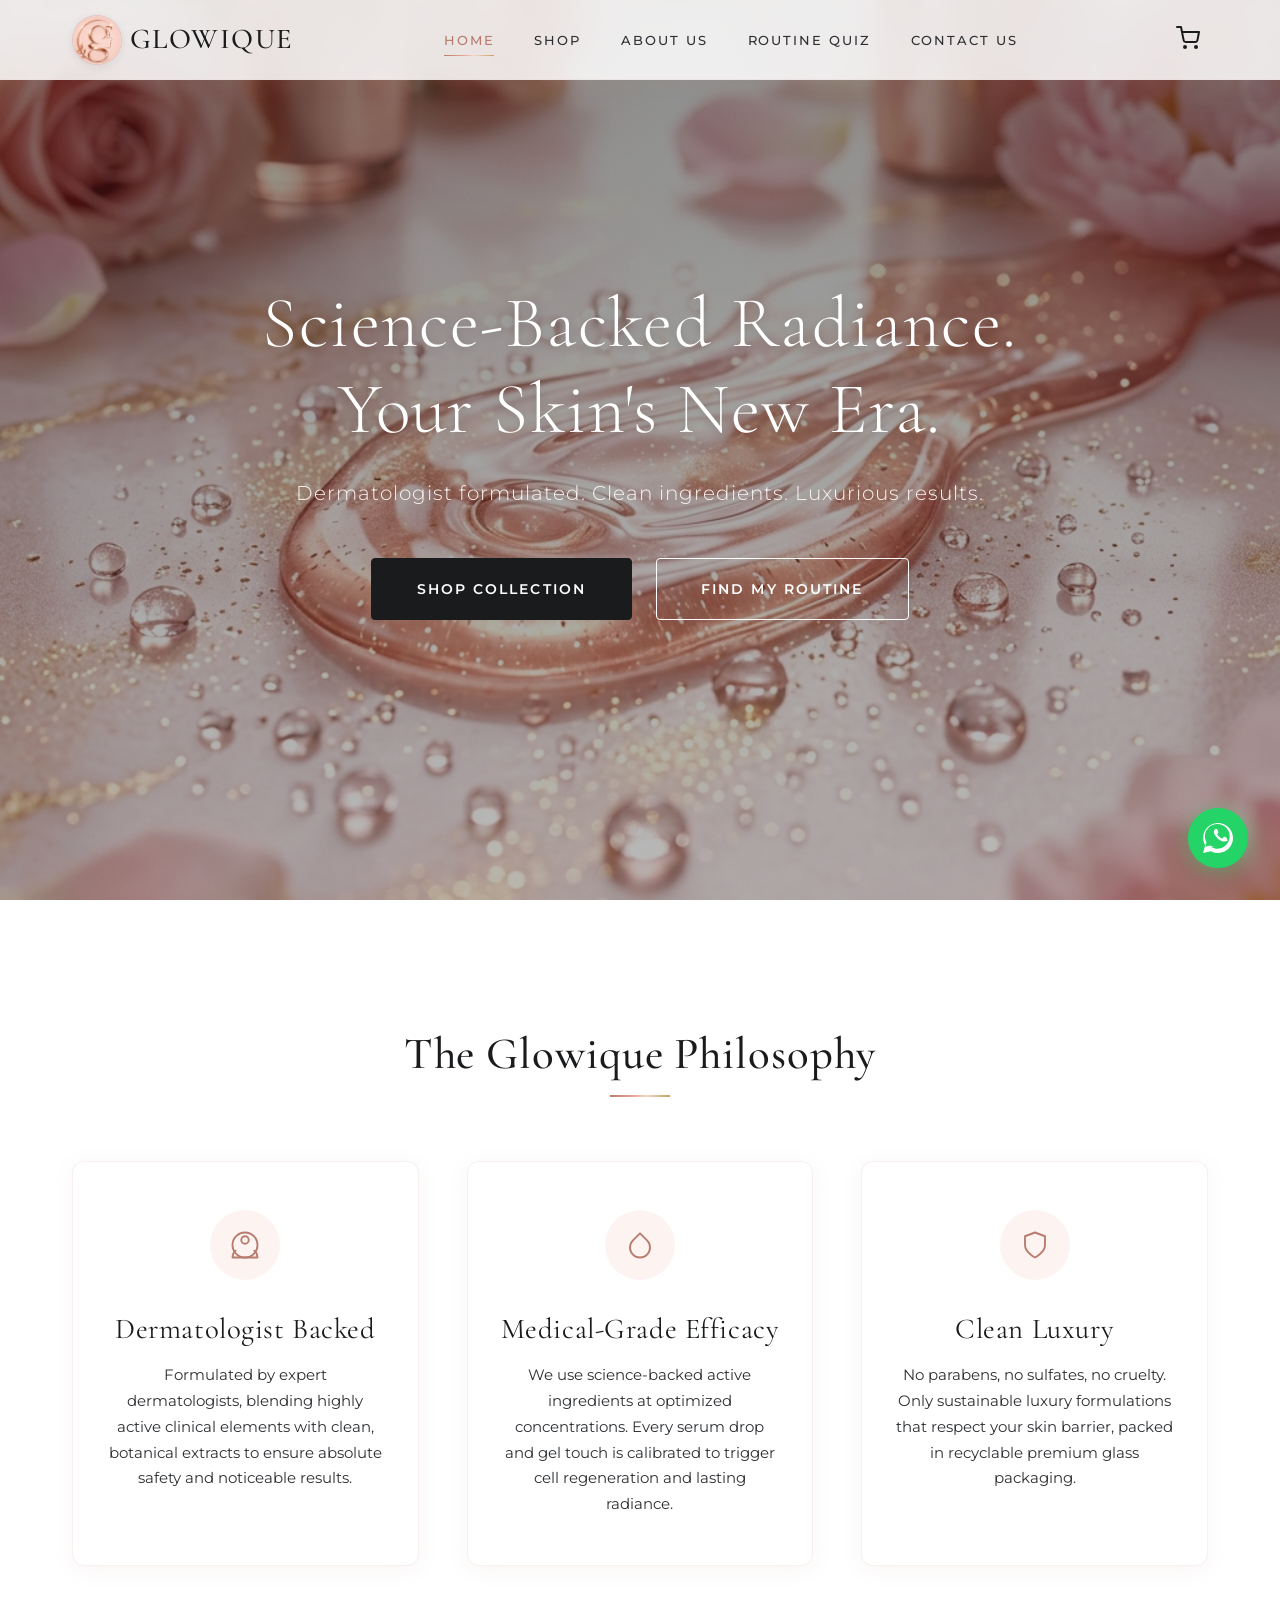
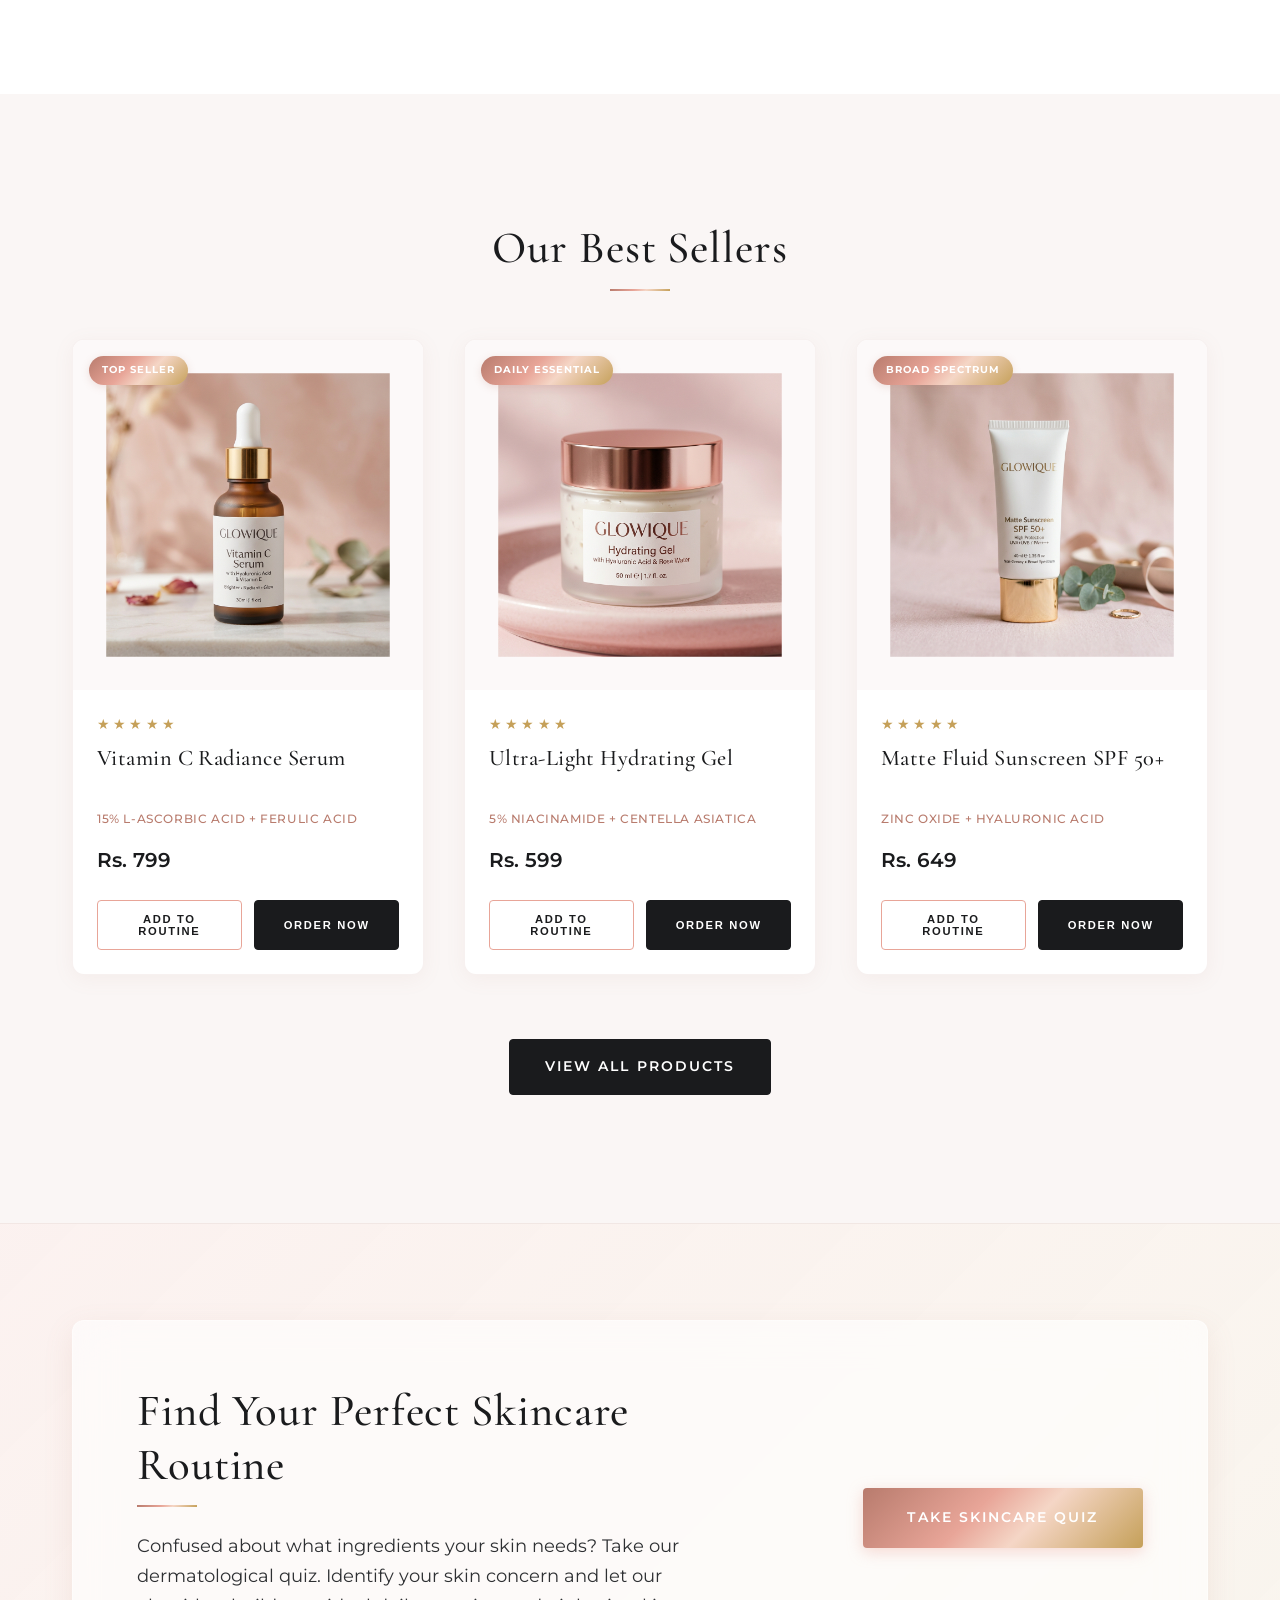
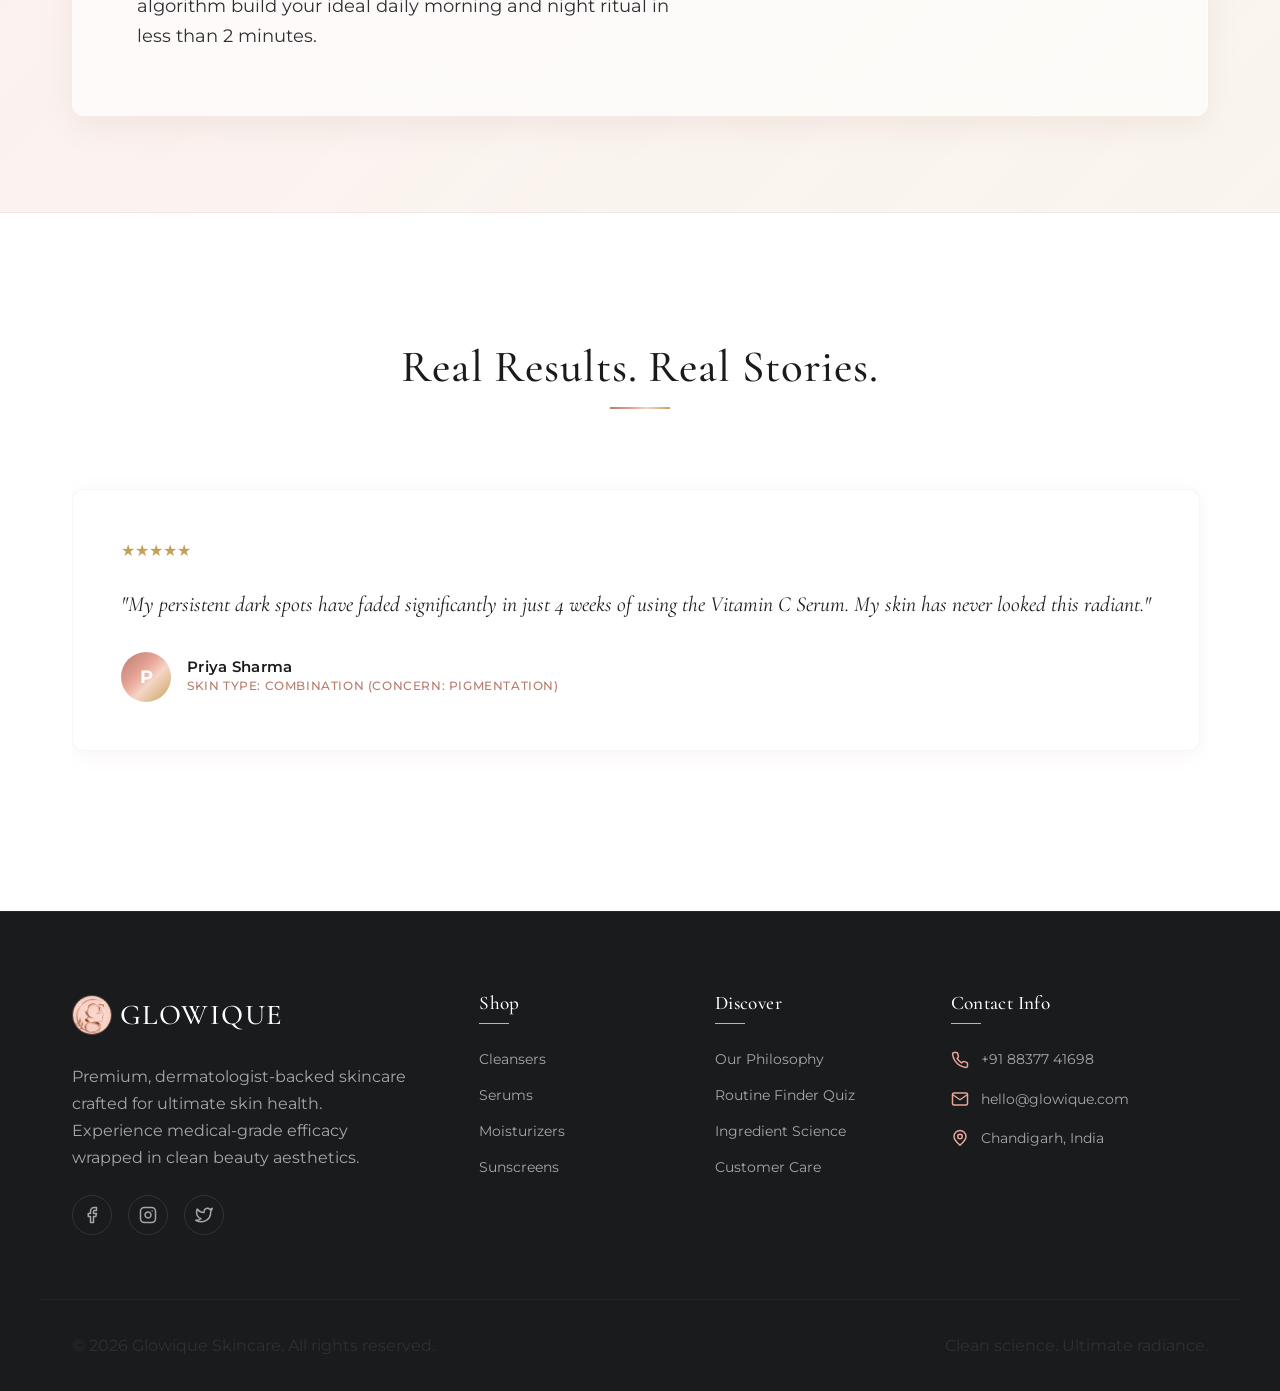
<file: index.html>
<!DOCTYPE html>
<html lang="en">
<head>
  <meta charset="UTF-8">
  <meta name="viewport" content="width=device-width, initial-scale=1.0">
  <title>Glowique | Science-Backed Radiance. Your Skin's New Era.</title>
  <meta name="description" content="Glowique is a premium, clean, dermatologist-backed skincare brand. Experience luxurious, scientific formulations designed to unlock your natural radiance.">
  <link rel="stylesheet" href="shared_style.css">
  <link rel="icon" type="image/png" href="logo.png">
  <style>
    /* Hero Section Specific Styles */
    .hero {
      position: relative;
      height: 100vh;
      display: flex;
      align-items: center;
      justify-content: center;
      background: url('hero_background.png') no-repeat center center/cover;
      color: var(--color-white);
      text-align: center;
      padding: 0 1.5rem;
    }
    
    .hero::before {
      content: '';
      position: absolute;
      top: 0;
      left: 0;
      width: 100%;
      height: 100%;
      background: linear-gradient(180deg, rgba(26, 27, 29, 0.5) 0%, rgba(26, 27, 29, 0.3) 100%);
      z-index: 1;
    }

    .hero-content {
      position: relative;
      z-index: 2;
      max-width: 800px;
    }

    .hero-content h1 {
      font-size: 4.5rem;
      font-weight: 300;
      margin-bottom: 1.5rem;
      text-shadow: 0 2px 10px rgba(0,0,0,0.15);
    }

    .hero-content p {
      font-size: 1.25rem;
      font-weight: 300;
      color: var(--color-rose-light);
      margin-bottom: 3rem;
      letter-spacing: 0.05em;
    }

    .hero-actions {
      display: flex;
      justify-content: center;
      gap: 1.5rem;
    }

    .hero-actions .btn {
      padding: 1.2rem 2.8rem;
    }

    .hero-actions .btn-outline {
      color: var(--color-white);
      border-color: var(--color-white);
    }

    .hero-actions .btn-outline:hover {
      background: var(--color-white);
      color: var(--color-charcoal);
    }

    /* Philosophy / Brand Story Section */
    .philosophy-grid {
      display: grid;
      grid-template-columns: repeat(3, 1fr);
      gap: 3rem;
      margin-top: 4rem;
    }

    .philosophy-card {
      text-align: center;
      padding: 3rem 2rem;
      background: var(--color-white);
      border: 1px solid rgba(234, 220, 218, 0.4);
      border-radius: var(--border-radius);
      box-shadow: var(--shadow-subtle);
      transition: var(--transition);
    }

    .philosophy-card:hover {
      transform: translateY(-5px);
      box-shadow: var(--shadow-medium);
      border-color: var(--color-rose);
    }

    .philosophy-icon {
      width: 70px;
      height: 70px;
      background: var(--color-rose-light);
      border-radius: 50%;
      display: flex;
      align-items: center;
      justify-content: center;
      margin: 0 auto 2rem;
      color: var(--color-rose-dark);
      transition: var(--transition);
    }

    .philosophy-card:hover .philosophy-icon {
      background: var(--gradient-rose-gold);
      color: var(--color-white);
    }

    .philosophy-card h3 {
      font-size: 1.8rem;
      margin-bottom: 1rem;
      font-weight: 400;
    }

    .philosophy-card p {
      font-size: 0.95rem;
      color: var(--color-charcoal-light);
    }

    /* Best Sellers Section */
    .best-sellers {
      background: var(--color-offwhite);
    }

    .products-grid {
      display: grid;
      grid-template-columns: repeat(3, 1fr);
      gap: 2.5rem;
      margin-bottom: 4rem;
    }

    /* Quiz Promo Banner */
    .quiz-banner {
      background: linear-gradient(135deg, rgba(232, 165, 152, 0.15) 0%, rgba(197, 160, 89, 0.1) 100%);
      padding: 6rem 0;
      border-top: 1px solid rgba(234, 220, 218, 0.5);
      border-bottom: 1px solid rgba(234, 220, 218, 0.5);
    }

    .quiz-banner-content {
      display: flex;
      align-items: center;
      justify-content: space-between;
      gap: 4rem;
      background: rgba(255, 255, 255, 0.6);
      backdrop-filter: blur(20px);
      -webkit-backdrop-filter: blur(20px);
      border: 1px solid rgba(255, 255, 255, 0.4);
      padding: 4rem;
      border-radius: var(--border-radius);
      box-shadow: var(--shadow-medium);
    }

    .quiz-banner-text {
      flex: 1.5;
    }

    .quiz-banner-text h2 {
      text-align: left;
      margin-bottom: 1.5rem;
    }

    .quiz-banner-text h2::after {
      margin: 0.8rem 0 0;
    }

    .quiz-banner-text p {
      font-size: 1.1rem;
      margin-bottom: 0;
    }

    .quiz-banner-action {
      flex: 1;
      text-align: right;
    }

    .quiz-banner-action .btn {
      padding: 1.2rem 2.8rem;
    }

    /* Testimonials Slider */
    .testimonials-slider {
      display: flex;
      gap: 2rem;
      overflow-x: auto;
      scroll-snap-type: x mandatory;
      padding: 2rem 0;
      scrollbar-width: none; /* Hide scrollbar for Firefox */
    }

    .testimonials-slider::-webkit-scrollbar {
      display: none; /* Hide scrollbar for Chrome/Safari */
    }

    .testimonial-card {
      min-width: 400px;
      flex: 1 0 auto;
      scroll-snap-align: start;
      background: var(--color-white);
      padding: 3rem;
      border-radius: var(--border-radius);
      box-shadow: var(--shadow-subtle);
      border: 1px solid rgba(234, 220, 218, 0.3);
    }

    .testimonial-stars {
      display: flex;
      color: var(--color-gold);
      gap: 0.2rem;
      margin-bottom: 1.5rem;
    }

    .testimonial-text {
      font-family: var(--font-serif);
      font-size: 1.35rem;
      line-height: 1.5;
      font-style: italic;
      margin-bottom: 2rem;
      color: var(--color-charcoal);
    }

    .testimonial-author {
      display: flex;
      align-items: center;
      gap: 1rem;
    }

    .testimonial-avatar {
      width: 50px;
      height: 50px;
      border-radius: 50%;
      background: var(--gradient-rose-gold);
      display: flex;
      align-items: center;
      justify-content: center;
      color: var(--color-white);
      font-weight: 700;
      font-size: 1.1rem;
    }

    .testimonial-meta h4 {
      font-family: var(--font-sans);
      font-size: 0.95rem;
      font-weight: 600;
    }

    .testimonial-meta p {
      font-size: 0.75rem;
      color: var(--color-rose-dark);
      font-weight: 500;
      text-transform: uppercase;
      letter-spacing: 0.05em;
    }

    /* Responsive adjustments */
    @media (max-width: 1024px) {
      .hero-content h1 { font-size: 3.5rem; }
      .philosophy-grid { grid-template-columns: 1fr; gap: 2rem; }
      .products-grid { grid-template-columns: repeat(2, 1fr); }
      .quiz-banner-content { flex-direction: column; text-align: center; padding: 3rem 2rem; gap: 2rem; }
      .quiz-banner-text h2 { text-align: center; }
      .quiz-banner-text h2::after { margin: 0.8rem auto 0; }
      .quiz-banner-action { text-align: center; }
    }

    @media (max-width: 768px) {
      .hero-content h1 { font-size: 2.8rem; }
      .hero-actions { flex-direction: column; gap: 1rem; }
      .products-grid { grid-template-columns: 1fr; }
      .testimonial-card { min-width: 300px; padding: 2rem; }
    }
  </style>
</head>
<body>

  <!-- HEADER -->
  <header>
    <div class="container nav-container">
      <a href="index.html" class="logo-link">
        <img src="logo.png" alt="Glowique Logo" class="logo-img">
        <span class="logo-text">GLOWIQUE</span>
      </a>
      
      <nav>
        <ul>
          <li><a href="index.html" class="active">Home</a></li>
          <li><a href="shop.html">Shop</a></li>
          <li><a href="about.html">About Us</a></li>
          <li><a href="quiz.html">Routine Quiz</a></li>
          <li><a href="contact.html">Contact Us</a></li>
        </ul>
      </nav>

      <div class="nav-actions">
        <button class="cart-icon-btn" aria-label="Open Routine Cart">
          <svg xmlns="http://www.w3.org/2000/svg" width="24" height="24" viewBox="0 0 24 24" fill="none" stroke="currentColor" stroke-width="2" stroke-linecap="round" stroke-linejoin="round"><circle cx="9" cy="21" r="1"/><circle cx="20" cy="21" r="1"/><path d="M1 1h4l2.68 13.39a2 2 0 0 0 2 1.61h9.72a2 2 0 0 0 2-1.61L23 6H6"/></svg>
          <span class="cart-count">0</span>
        </button>
        <button class="mobile-menu-btn" aria-label="Toggle Menu">
          <svg xmlns="http://www.w3.org/2000/svg" width="24" height="24" viewBox="0 0 24 24" fill="none" stroke="currentColor" stroke-width="2" stroke-linecap="round" stroke-linejoin="round"><line x1="3" y1="12" x2="21" y2="12"></line><line x1="3" y1="6" x2="21" y2="6"></line><line x1="3" y1="18" x2="21" y2="18"></line></svg>
        </button>
      </div>
    </div>
  </header>

  <!-- HERO SECTION -->
  <section class="hero">
    <div class="hero-content">
      <h1 class="fade-in">Science-Backed Radiance.<br>Your Skin's New Era.</h1>
      <p class="fade-in" style="transition-delay: 0.2s;">Dermatologist formulated. Clean ingredients. Luxurious results.</p>
      <div class="hero-actions fade-in" style="transition-delay: 0.4s;">
        <a href="shop.html" class="btn btn-primary">Shop Collection</a>
        <a href="quiz.html" class="btn btn-outline">Find My Routine</a>
      </div>
    </div>
  </section>

  <!-- PHILOSOPHY SECTION -->
  <section class="section-padding container">
    <h2 class="fade-in">The Glowique Philosophy</h2>
    <div class="philosophy-grid">
      <div class="philosophy-card fade-in" style="transition-delay: 0.1s;">
        <div class="philosophy-icon">
          <svg xmlns="http://www.w3.org/2000/svg" width="30" height="30" viewBox="0 0 24 24" fill="none" stroke="currentColor" stroke-width="1.5" stroke-linecap="round" stroke-linejoin="round"><path d="M4.5 16.5c-1.5 1.26-2.5 3.19-2.5 5.5h20c0-2.31-1-4.24-2.5-5.5"/><path d="M12 2C6.5 2 2 6.5 2 12s4.5 10 10 10 10-4.5 10-10S17.5 2 12 2zm0 3c1.66 0 3 1.34 3 3s-1.34 3-3 3-3-1.34-3-3 1.34-3 3-3z"/></svg>
        </div>
        <h3>Dermatologist Backed</h3>
        <p>Formulated by expert dermatologists, blending highly active clinical elements with clean, botanical extracts to ensure absolute safety and noticeable results.</p>
      </div>
      <div class="philosophy-card fade-in" style="transition-delay: 0.2s;">
        <div class="philosophy-icon">
          <svg xmlns="http://www.w3.org/2000/svg" width="30" height="30" viewBox="0 0 24 24" fill="none" stroke="currentColor" stroke-width="1.5" stroke-linecap="round" stroke-linejoin="round"><path d="M12 2.69l5.66 5.66a8 8 0 1 1-11.31 0z"/></svg>
        </div>
        <h3>Medical-Grade Efficacy</h3>
        <p>We use science-backed active ingredients at optimized concentrations. Every serum drop and gel touch is calibrated to trigger cell regeneration and lasting radiance.</p>
      </div>
      <div class="philosophy-card fade-in" style="transition-delay: 0.3s;">
        <div class="philosophy-icon">
          <svg xmlns="http://www.w3.org/2000/svg" width="30" height="30" viewBox="0 0 24 24" fill="none" stroke="currentColor" stroke-width="1.5" stroke-linecap="round" stroke-linejoin="round"><path d="M12 22s8-4 8-10V5l-8-3-8 3v7c0 6 8 10 8 10z"/></svg>
        </div>
        <h3>Clean Luxury</h3>
        <p>No parabens, no sulfates, no cruelty. Only sustainable luxury formulations that respect your skin barrier, packed in recyclable premium glass packaging.</p>
      </div>
    </div>
  </section>

  <!-- BEST SELLERS SECTION -->
  <section class="section-padding best-sellers">
    <div class="container">
      <h2 class="fade-in">Our Best Sellers</h2>
      <div class="products-grid">
        
        <!-- Product 3: Vitamin C Radiance Serum -->
        <div class="product-card fade-in" style="transition-delay: 0.1s;">
          <div class="product-img-container">
            <span class="product-badge">Top Seller</span>
            <img src="serum.png" alt="Vitamin C Radiance Serum" class="product-img">
          </div>
          <div class="product-info">
            <div class="product-rating">
              <span>★</span><span>★</span><span>★</span><span>★</span><span>★</span>
            </div>
            <h3 class="product-title">Vitamin C Radiance Serum</h3>
            <div class="product-ingredients">15% L-Ascorbic Acid + Ferulic Acid</div>
            <div class="product-price">Rs. 799</div>
            <div class="product-actions">
              <button class="btn btn-outline" onclick="addToCart(3)">Add to Routine</button>
              <button class="btn btn-primary" onclick="orderSingle(3)">Order Now</button>
            </div>
          </div>
        </div>

        <!-- Product 2: Ultra-Light Hydrating Gel -->
        <div class="product-card fade-in" style="transition-delay: 0.2s;">
          <div class="product-img-container">
            <span class="product-badge">Daily Essential</span>
            <img src="moisturizer.png" alt="Ultra-Light Hydrating Gel" class="product-img">
          </div>
          <div class="product-info">
            <div class="product-rating">
              <span>★</span><span>★</span><span>★</span><span>★</span><span>★</span>
            </div>
            <h3 class="product-title">Ultra-Light Hydrating Gel</h3>
            <div class="product-ingredients">5% Niacinamide + Centella Asiatica</div>
            <div class="product-price">Rs. 599</div>
            <div class="product-actions">
              <button class="btn btn-outline" onclick="addToCart(2)">Add to Routine</button>
              <button class="btn btn-primary" onclick="orderSingle(2)">Order Now</button>
            </div>
          </div>
        </div>

        <!-- Product 4: Matte Fluid Sunscreen SPF 50+ -->
        <div class="product-card fade-in" style="transition-delay: 0.3s;">
          <div class="product-img-container">
            <span class="product-badge">Broad Spectrum</span>
            <img src="sunscreen.png" alt="Matte Fluid Sunscreen" class="product-img">
          </div>
          <div class="product-info">
            <div class="product-rating">
              <span>★</span><span>★</span><span>★</span><span>★</span><span>★</span>
            </div>
            <h3 class="product-title">Matte Fluid Sunscreen SPF 50+</h3>
            <div class="product-ingredients">Zinc Oxide + Hyaluronic Acid</div>
            <div class="product-price">Rs. 649</div>
            <div class="product-actions">
              <button class="btn btn-outline" onclick="addToCart(4)">Add to Routine</button>
              <button class="btn btn-primary" onclick="orderSingle(4)">Order Now</button>
            </div>
          </div>
        </div>

      </div>
      <div style="text-align: center;" class="fade-in">
        <a href="shop.html" class="btn btn-primary">View All Products</a>
      </div>
    </div>
  </section>

  <!-- QUIZ PROMO BANNER -->
  <section class="quiz-banner">
    <div class="container">
      <div class="quiz-banner-content fade-in">
        <div class="quiz-banner-text">
          <h2>Find Your Perfect Skincare Routine</h2>
          <p>Confused about what ingredients your skin needs? Take our dermatological quiz. Identify your skin concern and let our algorithm build your ideal daily morning and night ritual in less than 2 minutes.</p>
        </div>
        <div class="quiz-banner-action">
          <a href="quiz.html" class="btn btn-secondary">Take Skincare Quiz</a>
        </div>
      </div>
    </div>
  </section>

  <!-- TESTIMONIALS SECTION -->
  <section class="section-padding container">
    <h2 class="fade-in">Real Results. Real Stories.</h2>
    <div class="testimonials-slider fade-in">
      
      <div class="testimonial-card">
        <div class="testimonial-stars">★★★★★</div>
        <p class="testimonial-text">"My persistent dark spots have faded significantly in just 4 weeks of using the Vitamin C Serum. My skin has never looked this radiant."</p>
        <div class="testimonial-author">
          <div class="testimonial-avatar">P</div>
          <div class="testimonial-meta">
            <h4>Priya Sharma</h4>
            <p>Skin Type: Combination (Concern: Pigmentation)</p>
          </div>
        </div>
      </div>

      <div class="testimonial-card">
        <div class="testimonial-stars">★★★★★</div>
        <p class="testimonial-text">"The Ultra-Light Hydrating Gel is a lifesaver. It is completely oil-free, absorbs instantly, and has visibly calmed my acne redness."</p>
        <div class="testimonial-author">
          <div class="testimonial-avatar">A</div>
          <div class="testimonial-meta">
            <h4>Aarav Mehta</h4>
            <p>Skin Type: Oily / Acne-Prone</p>
          </div>
        </div>
      </div>

      <div class="testimonial-card">
        <div class="testimonial-stars">★★★★★</div>
        <p class="testimonial-text">"Finding a sunscreen that doesn't leave a white cast and keeps my face matte was impossible until I found Glowique. Absolute HG status!"</p>
        <div class="testimonial-author">
          <div class="testimonial-avatar">K</div>
          <div class="testimonial-meta">
            <h4>Kriti Kapoor</h4>
            <p>Skin Type: Dry (Concern: Sun Protection)</p>
          </div>
        </div>
      </div>

    </div>
  </section>

  <!-- CART OVERLAY & PANEL -->
  <div class="cart-overlay">
    <div class="cart-panel">
      <div class="cart-header">
        <h3>My Skincare Routine</h3>
        <button class="cart-close-btn" aria-label="Close Cart">
          <svg xmlns="http://www.w3.org/2000/svg" width="24" height="24" viewBox="0 0 24 24" fill="none" stroke="currentColor" stroke-width="2" stroke-linecap="round" stroke-linejoin="round"><line x1="18" y1="6" x2="6" y2="18"></line><line x1="6" y1="6" x2="18" y2="18"></line></svg>
        </button>
      </div>
      <div class="cart-items-container">
        <!-- Rendered by shared_script.js -->
      </div>
      <div class="cart-footer">
        <div class="cart-total-row">
          <span>Subtotal</span>
          <span id="cart-total-value">Rs. 0</span>
        </div>
        <button class="btn btn-secondary cart-checkout-btn" onclick="checkoutCart()">
          <svg xmlns="http://www.w3.org/2000/svg" width="20" height="20" viewBox="0 0 24 24" fill="none" stroke="currentColor" stroke-width="2" stroke-linecap="round" stroke-linejoin="round" style="margin-right:8px;"><path d="M21 15a2 2 0 0 1-2 2H7l-4-4V5a2 2 0 0 1 2-2h14a2 2 0 0 1 2 2z"/></svg>
          Order Routine on WhatsApp
        </button>
      </div>
    </div>
  </div>

  <!-- FLOATING WHATSAPP BUTTON -->
  <a href="https://wa.me/918837741698?text=Hello%20Glowique!%20I%20have%20a%20skincare%20query%20and%20would%20like%20a%20dermatological%20consultation." target="_blank" class="whatsapp-float" aria-label="Chat on WhatsApp">
    <svg xmlns="http://www.w3.org/2000/svg" width="30" height="30" viewBox="0 0 24 24" fill="currentColor"><path d="M.057 24l1.687-6.163c-1.041-1.804-1.588-3.849-1.587-5.946C.06 5.348 5.397.01 12.008.01c3.202.001 6.212 1.246 8.477 3.513 2.262 2.268 3.507 5.28 3.505 8.484-.004 6.657-5.34 11.997-11.953 11.997-2.005-.001-3.973-.502-5.73-1.458L0 24zm6.59-4.846c1.6.95 3.188 1.449 4.793 1.451 5.48.002 9.938-4.438 9.941-9.923.001-2.656-1.03-5.153-2.903-7.03C16.586 1.777 14.09 .746 11.432.746 5.952.746 1.493 5.186 1.491 10.672c-.001 1.673.456 3.305 1.321 4.733l-.979 3.578 3.673-.96c1.5.819 3.018 1.25 4.542 1.251zm12.39-7.25c-.267-.134-1.586-.783-1.831-.873-.247-.089-.427-.134-.607.134-.18.269-.697.873-.854 1.05-.157.18-.314.202-.581.069-.267-.134-1.13-.417-2.153-1.331-.795-.709-1.332-1.584-1.488-1.853-.157-.269-.017-.414.118-.548.121-.12.267-.313.4-.469.134-.156.179-.268.268-.447.09-.179.045-.335-.022-.469-.067-.134-.607-1.46-.831-2.001-.219-.527-.459-.456-.607-.464-.157-.008-.337-.01-.517-.01-.18 0-.472.067-.719.336-.247.269-.944.923-.944 2.253s.966 2.613 1.101 2.793c.135.18 1.901 2.903 4.606 4.069.643.277 1.144.443 1.536.567.646.206 1.233.177 1.697.108.518-.077 1.586-.649 1.81-.1278.225-.63.225-1.168.157-1.257-.067-.09-.247-.135-.515-.269z"/></a >

  <!-- FOOTER -->
  <footer>
    <div class="container footer-grid">
      <div class="footer-about">
        <a href="index.html" class="footer-logo">
          <img src="logo.png" alt="Glowique Logo" style="height: 40px; width: 40px; border-radius: 50%; object-fit: cover; border: 1px solid rgba(184, 123, 109, 0.4);">
          <span class="logo-text" style="color: var(--color-white); margin-left: 0.5rem;">GLOWIQUE</span>
        </a>
        <p>Premium, dermatologist-backed skincare crafted for ultimate skin health. Experience medical-grade efficacy wrapped in clean beauty aesthetics.</p>
        <div class="social-links">
          <a href="#" class="social-icon" aria-label="Facebook">
            <svg xmlns="http://www.w3.org/2000/svg" width="18" height="18" viewBox="0 0 24 24" fill="none" stroke="currentColor" stroke-width="2" stroke-linecap="round" stroke-linejoin="round"><path d="M18 2h-3a5 5 0 0 0-5 5v3H7v4h3v8h4v-8h3l1-4h-4V7a1 1 0 0 1 1-1h3z"/></svg>
          </a>
          <a href="#" class="social-icon" aria-label="Instagram">
            <svg xmlns="http://www.w3.org/2000/svg" width="18" height="18" viewBox="0 0 24 24" fill="none" stroke="currentColor" stroke-width="2" stroke-linecap="round" stroke-linejoin="round"><rect x="2" y="2" width="20" height="20" rx="5" ry="5"/><path d="M16 11.37A4 4 0 1 1 12.63 8 4 4 0 0 1 16 11.37z"/><line x1="17.5" y1="6.5" x2="17.51" y2="6.5"/></svg>
          </a>
          <a href="#" class="social-icon" aria-label="Twitter">
            <svg xmlns="http://www.w3.org/2000/svg" width="18" height="18" viewBox="0 0 24 24" fill="none" stroke="currentColor" stroke-width="2" stroke-linecap="round" stroke-linejoin="round"><path d="M23 3a10.9 10.9 0 0 1-3.14 1.53 4.48 4.48 0 0 0-7.86 3v1A10.66 10.66 0 0 1 3 4s-4 9 5 13a11.64 11.64 0 0 1-7 2c9 5 20 0 20-11.5a4.5 4.5 0 0 0-.08-.83A7.72 7.72 0 0 0 23 3z"/></svg>
          </a>
        </div>
      </div>
      
      <div>
        <h3 class="footer-heading">Shop</h3>
        <ul class="footer-links">
          <li><a href="shop.html?category=Cleanser">Cleansers</a></li>
          <li><a href="shop.html?category=Serum">Serums</a></li>
          <li><a href="shop.html?category=Moisturizer">Moisturizers</a></li>
          <li><a href="shop.html?category=Sunscreen">Sunscreens</a></li>
        </ul>
      </div>

      <div>
        <h3 class="footer-heading">Discover</h3>
        <ul class="footer-links">
          <li><a href="about.html">Our Philosophy</a></li>
          <li><a href="quiz.html">Routine Finder Quiz</a></li>
          <li><a href="about.html#science">Ingredient Science</a></li>
          <li><a href="contact.html">Customer Care</a></li>
        </ul>
      </div>

      <div>
        <h3 class="footer-heading">Contact Info</h3>
        <ul class="footer-contact">
          <li>
            <svg xmlns="http://www.w3.org/2000/svg" width="18" height="18" viewBox="0 0 24 24" fill="none" stroke="currentColor" stroke-width="2" stroke-linecap="round" stroke-linejoin="round"><path d="M22 16.92v3a2 2 0 0 1-2.18 2 19.79 19.79 0 0 1-8.63-3.07 19.5 19.5 0 0 1-6-6 19.79 19.79 0 0 1-3.07-8.67A2 2 0 0 1 4.11 2h3a2 2 0 0 1 2 1.72 12.84 12.84 0 0 0 .7 2.81 2 2 0 0 1-.45 2.11L8.09 9.91a16 16 0 0 0 6 6l1.27-1.27a2 2 0 0 1 2.11-.45 12.84 12.84 0 0 0 2.81.7A2 2 0 0 1 22 16.92z"/></svg>
            <span>+91 88377 41698</span>
          </li>
          <li>
            <svg xmlns="http://www.w3.org/2000/svg" width="18" height="18" viewBox="0 0 24 24" fill="none" stroke="currentColor" stroke-width="2" stroke-linecap="round" stroke-linejoin="round"><path d="M4 4h16c1.1 0 2 .9 2 2v12c0 1.1-.9 2-2 2H4c-1.1 0-2-.9-2-2V6c0-1.1.9-2 2-2z"/><polyline points="22,6 12,13 2,6"/></svg>
            <span>hello@glowique.com</span>
          </li>
          <li>
            <svg xmlns="http://www.w3.org/2000/svg" width="18" height="18" viewBox="0 0 24 24" fill="none" stroke="currentColor" stroke-width="2" stroke-linecap="round" stroke-linejoin="round"><circle cx="12" cy="10" r="3"/><path d="M12 21.7C17.3 17 20 13 20 10a8 8 0 1 0-16 0c0 3 2.7 7 8 11.7z"/></svg>
            <span>Chandigarh, India</span>
          </li>
        </ul>
      </div>
    </div>
    
    <div class="container footer-bottom">
      <p>&copy; 2026 Glowique Skincare. All rights reserved.</p>
      <p>Clean science. Ultimate radiance.</p>
    </div>
  </footer>

  <script src="shared_script.js"></script>
</body>
</html>
</file>
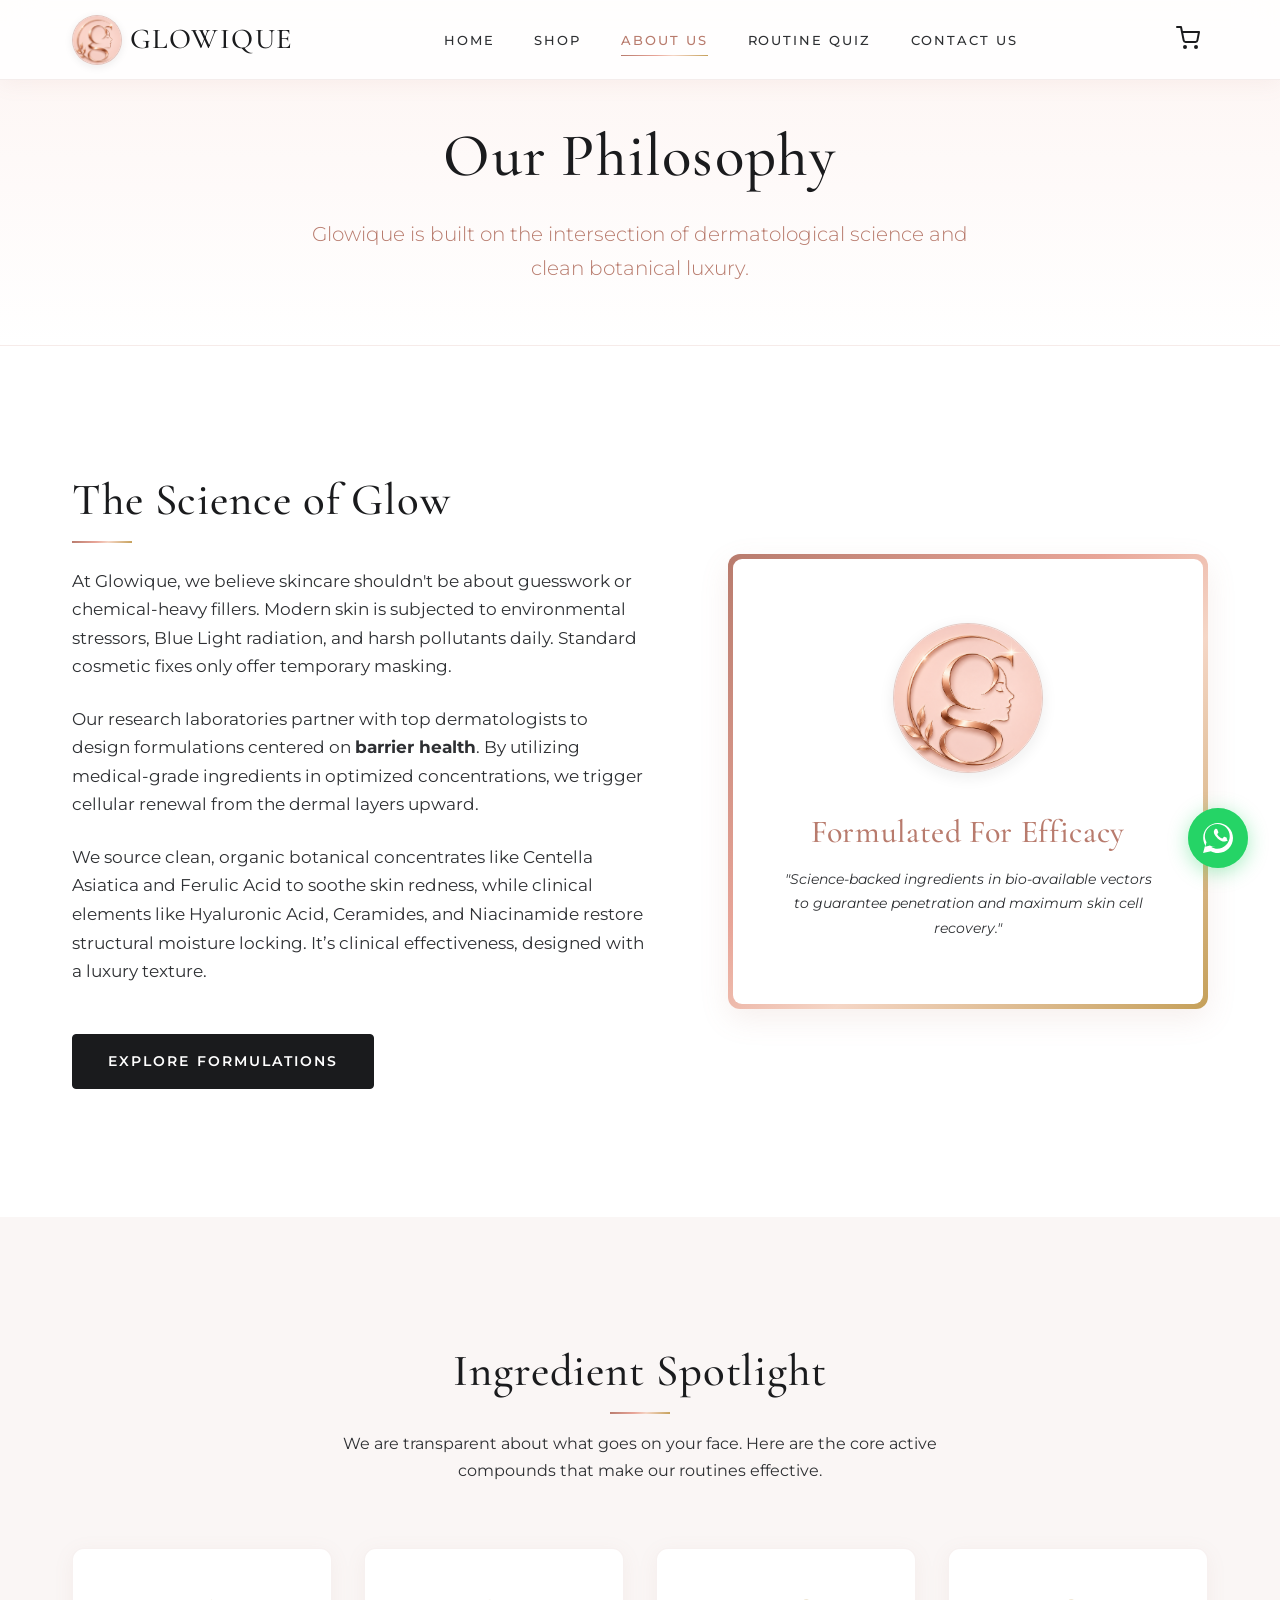
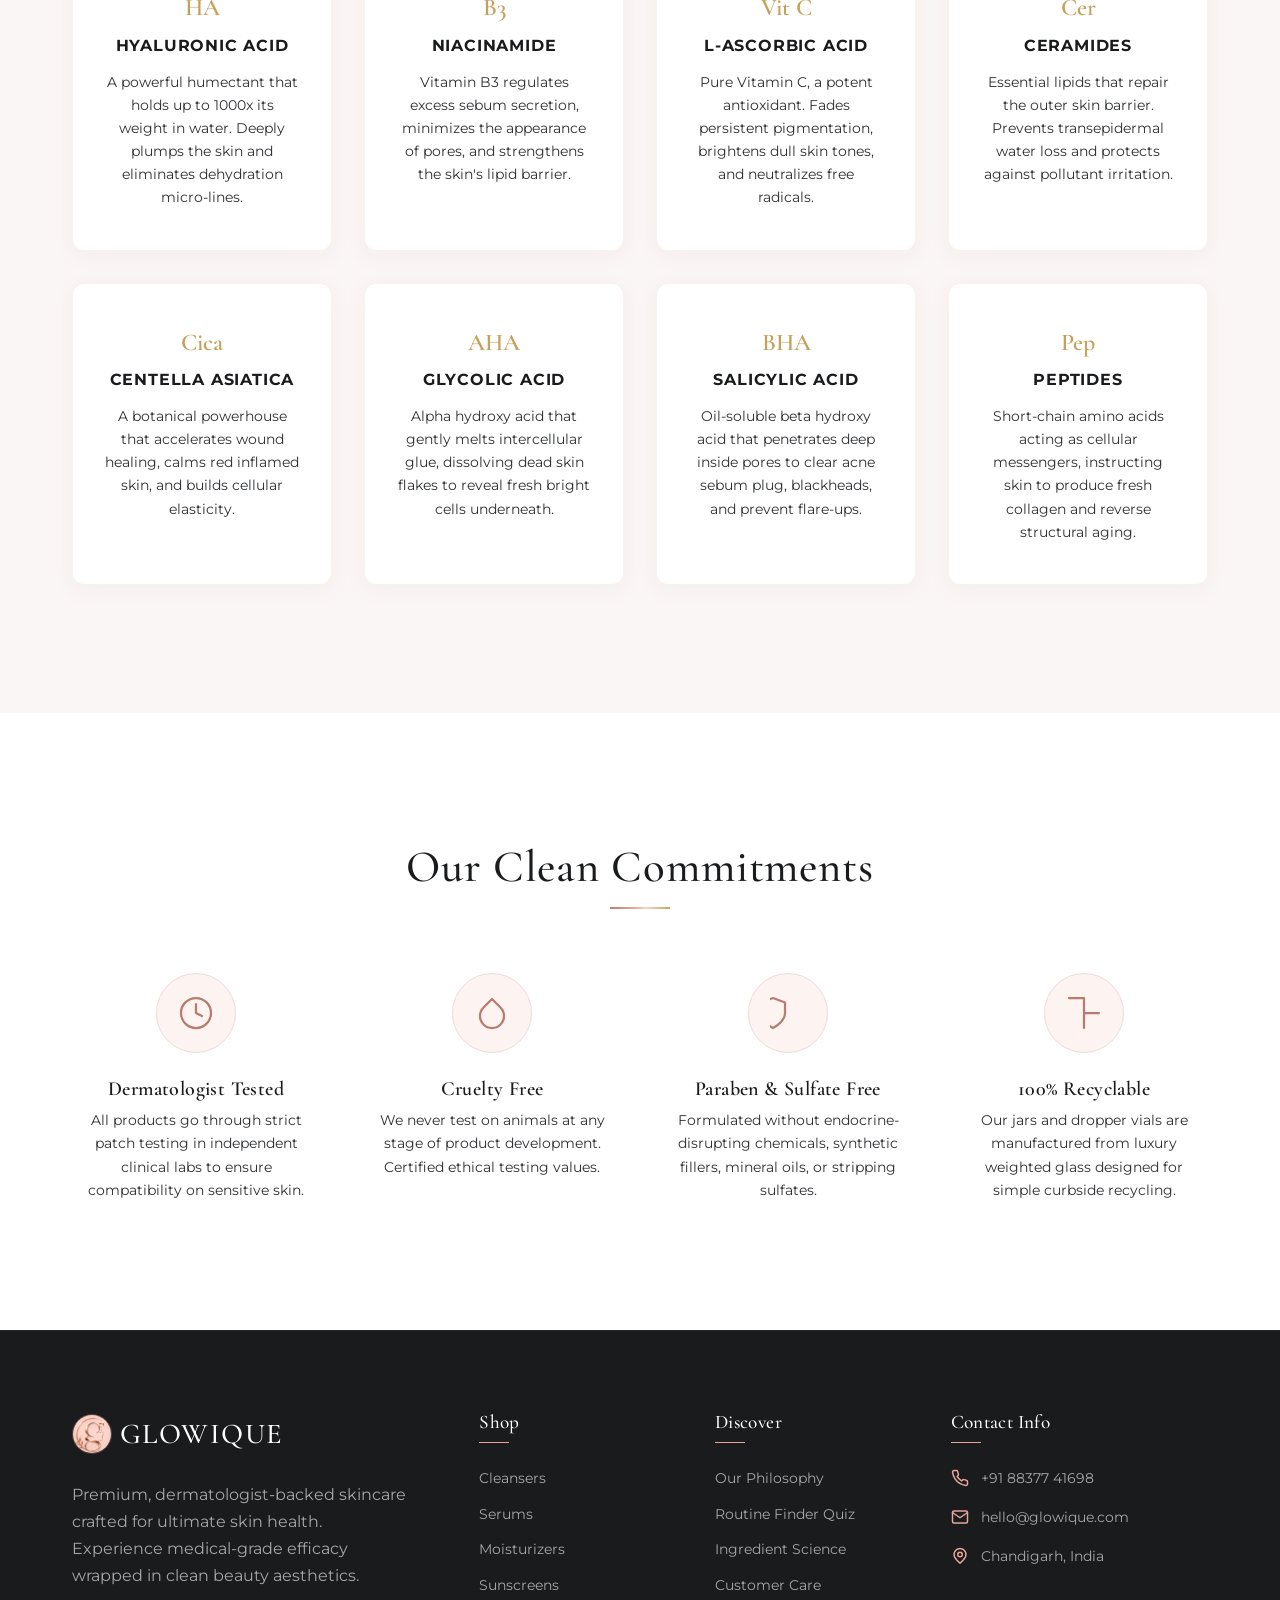
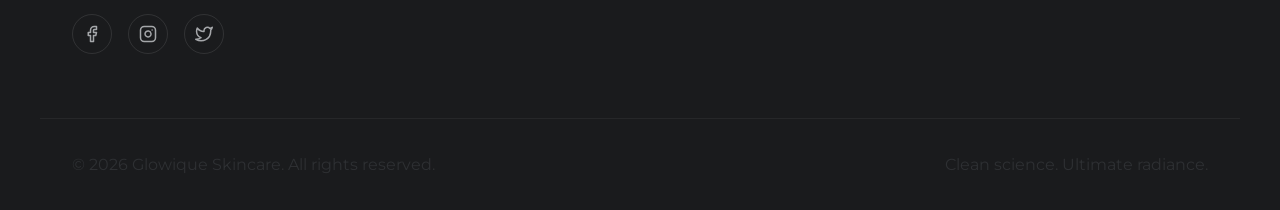
<file: about.html>
<!DOCTYPE html>
<html lang="en">
<head>
  <meta charset="UTF-8">
  <meta name="viewport" content="width=device-width, initial-scale=1.0">
  <title>Our Philosophy & Science | Glowique Skincare</title>
  <meta name="description" content="Discover the science of Glowique. We formulate clean, medical-grade, dermatologist-backed skincare products utilizing active, clinically proven ingredients.">
  <link rel="stylesheet" href="shared_style.css">
  <link rel="icon" type="image/png" href="logo.png">
  <style>
    /* About Banner */
    .about-hero {
      background: linear-gradient(180deg, var(--color-rose-light) 0%, var(--color-white) 100%);
      padding: 120px 0 60px;
      text-align: center;
      border-bottom: 1px solid rgba(234, 220, 218, 0.4);
    }

    .about-hero h1 {
      font-size: 3.8rem;
      margin-bottom: 1.5rem;
    }

    .about-hero p {
      font-size: 1.25rem;
      max-width: 700px;
      margin: 0 auto;
      color: var(--color-rose-dark);
      font-weight: 300;
    }

    /* Science Story section */
    .story-section {
      display: grid;
      grid-template-columns: 1.2fr 1fr;
      gap: 5rem;
      align-items: center;
    }

    .story-text h2 {
      text-align: left;
      margin-bottom: 1.5rem;
    }

    .story-text h2::after {
      margin: 0.8rem 0 0;
    }

    .story-text p {
      margin-bottom: 1.5rem;
      font-size: 1.05rem;
    }

    .story-img-container {
      background: var(--gradient-rose-gold);
      padding: 5px;
      border-radius: var(--border-radius);
      box-shadow: var(--shadow-medium);
    }

    .story-img-wrapper {
      background: var(--color-white);
      border-radius: calc(var(--border-radius) - 3px);
      padding: 4rem 3rem;
      text-align: center;
    }

    .science-graphic-logo {
      width: 150px;
      height: 150px;
      border-radius: 50%;
      object-fit: cover;
      border: 1.5px solid rgba(184, 123, 109, 0.4);
      box-shadow: 0 4px 15px rgba(26, 27, 29, 0.08);
      margin: 0 auto 2rem;
      animation: rotateSlow 20s infinite linear;
    }

    @keyframes rotateSlow {
      0% { transform: rotate(0deg); }
      100% { transform: rotate(360deg); }
    }

    .story-img-wrapper h3 {
      font-size: 2rem;
      color: var(--color-rose-dark);
      margin-bottom: 1rem;
    }

    /* Ingredients Focus section */
    .ingredients-focus {
      background-color: var(--color-offwhite);
    }

    .ingredients-grid {
      display: grid;
      grid-template-columns: repeat(4, 1fr);
      gap: 2rem;
      margin-top: 4rem;
    }

    .ingredient-card {
      background: var(--color-white);
      border: 1px solid rgba(234, 220, 218, 0.4);
      border-radius: var(--border-radius);
      padding: 2.5rem 2rem;
      text-align: center;
      box-shadow: var(--shadow-subtle);
      transition: var(--transition);
    }

    .ingredient-card:hover {
      transform: translateY(-8px);
      box-shadow: var(--shadow-medium);
      border-color: var(--color-gold);
    }

    .ingredient-formula {
      font-family: var(--font-serif);
      font-size: 1.5rem;
      font-weight: 600;
      color: var(--color-gold);
      margin-bottom: 0.5rem;
    }

    .ingredient-name {
      font-family: var(--font-sans);
      font-size: 1rem;
      font-weight: 700;
      margin-bottom: 1rem;
      text-transform: uppercase;
      letter-spacing: 0.05em;
      color: var(--color-charcoal);
    }

    .ingredient-card p {
      font-size: 0.85rem;
      color: var(--color-charcoal-light);
    }

    /* Commitments & Certification */
    .commitments-grid {
      display: grid;
      grid-template-columns: repeat(4, 1fr);
      gap: 3rem;
      margin-top: 4rem;
      text-align: center;
    }

    .commitment-icon {
      width: 80px;
      height: 80px;
      border-radius: 50%;
      background: var(--color-rose-light);
      display: flex;
      align-items: center;
      justify-content: center;
      margin: 0 auto 1.5rem;
      color: var(--color-rose-dark);
      border: 1px solid var(--color-border);
    }

    .commitment-title {
      font-size: 1.25rem;
      font-weight: 600;
      margin-bottom: 0.5rem;
    }

    .commitment-desc {
      font-size: 0.85rem;
      color: var(--color-charcoal-light);
    }

    /* Responsive */
    @media (max-width: 1024px) {
      .story-section {
        grid-template-columns: 1fr;
        gap: 3rem;
      }
      .ingredients-grid {
        grid-template-columns: repeat(2, 1fr);
      }
      .commitments-grid {
        grid-template-columns: repeat(2, 1fr);
      }
    }

    @media (max-width: 600px) {
      .about-hero h1 { font-size: 2.8rem; }
      .ingredients-grid {
        grid-template-columns: 1fr;
      }
      .commitments-grid {
        grid-template-columns: 1fr;
      }
    }
  </style>
</head>
<body>

  <!-- HEADER -->
  <header>
    <div class="container nav-container">
      <a href="index.html" class="logo-link">
        <img src="logo.png" alt="Glowique Logo" class="logo-img">
        <span class="logo-text">GLOWIQUE</span>
      </a>
      
      <nav>
        <ul>
          <li><a href="index.html">Home</a></li>
          <li><a href="shop.html">Shop</a></li>
          <li><a href="about.html" class="active">About Us</a></li>
          <li><a href="quiz.html">Routine Quiz</a></li>
          <li><a href="contact.html">Contact Us</a></li>
        </ul>
      </nav>

      <div class="nav-actions">
        <button class="cart-icon-btn" aria-label="Open Routine Cart">
          <svg xmlns="http://www.w3.org/2000/svg" width="24" height="24" viewBox="0 0 24 24" fill="none" stroke="currentColor" stroke-width="2" stroke-linecap="round" stroke-linejoin="round"><circle cx="9" cy="21" r="1"/><circle cx="20" cy="21" r="1"/><path d="M1 1h4l2.68 13.39a2 2 0 0 0 2 1.61h9.72a2 2 0 0 0 2-1.61L23 6H6"/></svg>
          <span class="cart-count">0</span>
        </button>
        <button class="mobile-menu-btn" aria-label="Toggle Menu">
          <svg xmlns="http://www.w3.org/2000/svg" width="24" height="24" viewBox="0 0 24 24" fill="none" stroke="currentColor" stroke-width="2" stroke-linecap="round" stroke-linejoin="round"><line x1="3" y1="12" x2="21" y2="12"></line><line x1="3" y1="6" x2="21" y2="6"></line><line x1="3" y1="18" x2="21" y2="18"></line></svg>
        </button>
      </div>
    </div>
  </header>

  <!-- ABOUT HERO BANNER -->
  <section class="about-hero">
    <div class="container">
      <h1 class="fade-in">Our Philosophy</h1>
      <p class="fade-in" style="transition-delay: 0.2s;">Glowique is built on the intersection of dermatological science and clean botanical luxury.</p>
    </div>
  </section>

  <!-- THE STORY OF GLOW -->
  <section class="container section-padding">
    <div class="story-section">
      <div class="story-text fade-in">
        <h2 id="science">The Science of Glow</h2>
        <p>At Glowique, we believe skincare shouldn't be about guesswork or chemical-heavy fillers. Modern skin is subjected to environmental stressors, Blue Light radiation, and harsh pollutants daily. Standard cosmetic fixes only offer temporary masking.</p>
        <p>Our research laboratories partner with top dermatologists to design formulations centered on <strong>barrier health</strong>. By utilizing medical-grade ingredients in optimized concentrations, we trigger cellular renewal from the dermal layers upward.</p>
        <p>We source clean, organic botanical concentrates like Centella Asiatica and Ferulic Acid to soothe skin redness, while clinical elements like Hyaluronic Acid, Ceramides, and Niacinamide restore structural moisture locking. It’s clinical effectiveness, designed with a luxury texture.</p>
        <a href="shop.html" class="btn btn-primary" style="margin-top:1.5rem;">Explore Formulations</a>
      </div>
      
      <div class="story-img-container fade-in" style="transition-delay: 0.2s;">
        <div class="story-img-wrapper">
          <img src="logo.png" alt="Glowique Science" class="science-graphic-logo">
          <h3>Formulated For Efficacy</h3>
          <p style="font-size:0.9rem; font-style:italic;">"Science-backed ingredients in bio-available vectors to guarantee penetration and maximum skin cell recovery."</p>
        </div>
      </div>
    </div>
  </section>

  <!-- INGREDIENTS SPOTLIGHT -->
  <section class="section-padding ingredients-focus">
    <div class="container">
      <h2 class="fade-in">Ingredient Spotlight</h2>
      <p style="text-align:center; max-width:600px; margin:-2rem auto 4rem; color:var(--color-charcoal-light);" class="fade-in">We are transparent about what goes on your face. Here are the core active compounds that make our routines effective.</p>
      
      <div class="ingredients-grid">
        
        <!-- Ingredient 1 -->
        <div class="ingredient-card fade-in" style="transition-delay: 0.1s;">
          <div class="ingredient-formula">HA</div>
          <h3 class="ingredient-name">Hyaluronic Acid</h3>
          <p>A powerful humectant that holds up to 1000x its weight in water. Deeply plumps the skin and eliminates dehydration micro-lines.</p>
        </div>

        <!-- Ingredient 2 -->
        <div class="ingredient-card fade-in" style="transition-delay: 0.2s;">
          <div class="ingredient-formula">B3</div>
          <h3 class="ingredient-name">Niacinamide</h3>
          <p>Vitamin B3 regulates excess sebum secretion, minimizes the appearance of pores, and strengthens the skin's lipid barrier.</p>
        </div>

        <!-- Ingredient 3 -->
        <div class="ingredient-card fade-in" style="transition-delay: 0.3s;">
          <div class="ingredient-formula">Vit C</div>
          <h3 class="ingredient-name">L-Ascorbic Acid</h3>
          <p>Pure Vitamin C, a potent antioxidant. Fades persistent pigmentation, brightens dull skin tones, and neutralizes free radicals.</p>
        </div>

        <!-- Ingredient 4 -->
        <div class="ingredient-card fade-in" style="transition-delay: 0.4s;">
          <div class="ingredient-formula">Cer</div>
          <h3 class="ingredient-name">Ceramides</h3>
          <p>Essential lipids that repair the outer skin barrier. Prevents transepidermal water loss and protects against pollutant irritation.</p>
        </div>

        <!-- Ingredient 5 -->
        <div class="ingredient-card fade-in" style="transition-delay: 0.1s;">
          <div class="ingredient-formula">Cica</div>
          <h3 class="ingredient-name">Centella Asiatica</h3>
          <p>A botanical powerhouse that accelerates wound healing, calms red inflamed skin, and builds cellular elasticity.</p>
        </div>

        <!-- Ingredient 6 -->
        <div class="ingredient-card fade-in" style="transition-delay: 0.2s;">
          <div class="ingredient-formula">AHA</div>
          <h3 class="ingredient-name">Glycolic Acid</h3>
          <p>Alpha hydroxy acid that gently melts intercellular glue, dissolving dead skin flakes to reveal fresh bright cells underneath.</p>
        </div>

        <!-- Ingredient 7 -->
        <div class="ingredient-card fade-in" style="transition-delay: 0.3s;">
          <div class="ingredient-formula">BHA</div>
          <h3 class="ingredient-name">Salicylic Acid</h3>
          <p>Oil-soluble beta hydroxy acid that penetrates deep inside pores to clear acne sebum plug, blackheads, and prevent flare-ups.</p>
        </div>

        <!-- Ingredient 8 -->
        <div class="ingredient-card fade-in" style="transition-delay: 0.4s;">
          <div class="ingredient-formula">Pep</div>
          <h3 class="ingredient-name">Peptides</h3>
          <p>Short-chain amino acids acting as cellular messengers, instructing skin to produce fresh collagen and reverse structural aging.</p>
        </div>

      </div>
    </div>
  </section>

  <!-- OUR COMMITMENT -->
  <section class="container section-padding">
    <h2 class="fade-in">Our Clean Commitments</h2>
    <div class="commitments-grid">
      
      <div class="fade-in" style="transition-delay: 0.1s;">
        <div class="commitment-icon">
          <svg xmlns="http://www.w3.org/2000/svg" width="36" height="36" viewBox="0 0 24 24" fill="none" stroke="currentColor" stroke-width="1.5" stroke-linecap="round" stroke-linejoin="round"><path d="M12 2a10 10 0 0 1 10 10c0 5.523-4.477 10-10 10S2 17.523 2 12A10 10 0 0 1 12 2z"/><path d="M12 6v6l4 2"/></svg>
        </div>
        <h3 class="commitment-title">Dermatologist Tested</h3>
        <p class="commitment-desc">All products go through strict patch testing in independent clinical labs to ensure compatibility on sensitive skin.</p>
      </div>

      <div class="fade-in" style="transition-delay: 0.2s;">
        <div class="commitment-icon">
          <svg xmlns="http://www.w3.org/2000/svg" width="36" height="36" viewBox="0 0 24 24" fill="none" stroke="currentColor" stroke-width="1.5" stroke-linecap="round" stroke-linejoin="round"><path d="M12 2.69l5.66 5.66a8 8 0 1 1-11.31 0z"/></svg>
        </div>
        <h3 class="commitment-title">Cruelty Free</h3>
        <p class="commitment-desc">We never test on animals at any stage of product development. Certified ethical testing values.</p>
      </div>

      <div class="fade-in" style="transition-delay: 0.3s;">
        <div class="commitment-icon">
          <svg xmlns="http://www.w3.org/2000/svg" width="36" height="36" viewBox="0 0 24 24" fill="none" stroke="currentColor" stroke-width="1.5" stroke-linecap="round" stroke-linejoin="round"><path d="M2 22s8-4 8-10V5l-8-3-8 3v7c0 6 8 10 8 10z"/></svg>
        </div>
        <h3 class="commitment-title">Paraben & Sulfate Free</h3>
        <p class="commitment-desc">Formulated without endocrine-disrupting chemicals, synthetic fillers, mineral oils, or stripping sulfates.</p>
      </div>

      <div class="fade-in" style="transition-delay: 0.4s;">
        <div class="commitment-icon">
          <svg xmlns="http://www.w3.org/2000/svg" width="36" height="36" viewBox="0 0 24 24" fill="none" stroke="currentColor" stroke-width="1.5" stroke-linecap="round" stroke-linejoin="round"><path d="M12 22V12h10M12 12V2H2"/></svg>
        </div>
        <h3 class="commitment-title">100% Recyclable</h3>
        <p class="commitment-desc">Our jars and dropper vials are manufactured from luxury weighted glass designed for simple curbside recycling.</p>
      </div>

    </div>
  </section>

  <!-- CART OVERLAY & PANEL -->
  <div class="cart-overlay">
    <div class="cart-panel">
      <div class="cart-header">
        <h3>My Skincare Routine</h3>
        <button class="cart-close-btn" aria-label="Close Cart">
          <svg xmlns="http://www.w3.org/2000/svg" width="24" height="24" viewBox="0 0 24 24" fill="none" stroke="currentColor" stroke-width="2" stroke-linecap="round" stroke-linejoin="round"><line x1="18" y1="6" x2="6" y2="18"></line><line x1="6" y1="6" x2="18" y2="18"></line></svg>
        </button>
      </div>
      <div class="cart-items-container">
        <!-- Rendered by shared_script.js -->
      </div>
      <div class="cart-footer">
        <div class="cart-total-row">
          <span>Subtotal</span>
          <span id="cart-total-value">Rs. 0</span>
        </div>
        <button class="btn btn-secondary cart-checkout-btn" onclick="checkoutCart()">
          <svg xmlns="http://www.w3.org/2000/svg" width="20" height="20" viewBox="0 0 24 24" fill="none" stroke="currentColor" stroke-width="2" stroke-linecap="round" stroke-linejoin="round" style="margin-right:8px;"><path d="M21 15a2 2 0 0 1-2 2H7l-4-4V5a2 2 0 0 1 2-2h14a2 2 0 0 1 2 2z"/></svg>
          Order Routine on WhatsApp
        </button>
      </div>
    </div>
  </div>

  <!-- FLOATING WHATSAPP BUTTON -->
  <a href="https://wa.me/918837741698?text=Hello%20Glowique!%20I%20have%20a%20skincare%20query%20and%20would%20like%20a%20dermatological%20consultation." target="_blank" class="whatsapp-float" aria-label="Chat on WhatsApp">
    <svg xmlns="http://www.w3.org/2000/svg" width="30" height="30" viewBox="0 0 24 24" fill="currentColor"><path d="M.057 24l1.687-6.163c-1.041-1.804-1.588-3.849-1.587-5.946C.06 5.348 5.397.01 12.008.01c3.202.001 6.212 1.246 8.477 3.513 2.262 2.268 3.507 5.28 3.505 8.484-.004 6.657-5.34 11.997-11.953 11.997-2.005-.001-3.973-.502-5.73-1.458L0 24zm6.59-4.846c1.6.95 3.188 1.449 4.793 1.451 5.48.002 9.938-4.438 9.941-9.923.001-2.656-1.03-5.153-2.903-7.03C16.586 1.777 14.09 .746 11.432.746 5.952.746 1.493 5.186 1.491 10.672c-.001 1.673.456 3.305 1.321 4.733l-.979 3.578 3.673-.96c1.5.819 3.018 1.25 4.542 1.251zm12.39-7.25c-.267-.134-1.586-.783-1.831-.873-.247-.089-.427-.134-.607.134-.18.269-.697.873-.854 1.05-.157.18-.314.202-.581.069-.267-.134-1.13-.417-2.153-1.331-.795-.709-1.332-1.584-1.488-1.853-.157-.269-.017-.414.118-.548.121-.12.267-.313.4-.469.134-.156.179-.268.268-.447.09-.179.045-.335-.022-.469-.067-.134-.607-1.46-.831-2.001-.219-.527-.459-.456-.607-.464-.157-.008-.337-.01-.517-.01-.18 0-.472.067-.719.336-.247.269-.944.923-.944 2.253s.966 2.613 1.101 2.793c.135.18 1.901 2.903 4.606 4.069.643.277 1.144.443 1.536.567.646.206 1.233.177 1.697.108.518-.077 1.586-.649 1.81-.1278.225-.63.225-1.168.157-1.257-.067-.09-.247-.135-.515-.269z"/></a >

  <!-- FOOTER -->
  <footer>
    <div class="container footer-grid">
      <div class="footer-about">
        <a href="index.html" class="footer-logo">
          <img src="logo.png" alt="Glowique Logo" style="height: 40px; width: 40px; border-radius: 50%; object-fit: cover; border: 1px solid rgba(184, 123, 109, 0.4);">
          <span class="logo-text" style="color: var(--color-white); margin-left: 0.5rem;">GLOWIQUE</span>
        </a>
        <p>Premium, dermatologist-backed skincare crafted for ultimate skin health. Experience medical-grade efficacy wrapped in clean beauty aesthetics.</p>
        <div class="social-links">
          <a href="#" class="social-icon" aria-label="Facebook">
            <svg xmlns="http://www.w3.org/2000/svg" width="18" height="18" viewBox="0 0 24 24" fill="none" stroke="currentColor" stroke-width="2" stroke-linecap="round" stroke-linejoin="round"><path d="M18 2h-3a5 5 0 0 0-5 5v3H7v4h3v8h4v-8h3l1-4h-4V7a1 1 0 0 1 1-1h3z"/></svg>
          </a>
          <a href="#" class="social-icon" aria-label="Instagram">
            <svg xmlns="http://www.w3.org/2000/svg" width="18" height="18" viewBox="0 0 24 24" fill="none" stroke="currentColor" stroke-width="2" stroke-linecap="round" stroke-linejoin="round"><rect x="2" y="2" width="20" height="20" rx="5" ry="5"/><path d="M16 11.37A4 4 0 1 1 12.63 8 4 4 0 0 1 16 11.37z"/><line x1="17.5" y1="6.5" x2="17.51" y2="6.5"/></svg>
          </a>
          <a href="#" class="social-icon" aria-label="Twitter">
            <svg xmlns="http://www.w3.org/2000/svg" width="18" height="18" viewBox="0 0 24 24" fill="none" stroke="currentColor" stroke-width="2" stroke-linecap="round" stroke-linejoin="round"><path d="M23 3a10.9 10.9 0 0 1-3.14 1.53 4.48 4.48 0 0 0-7.86 3v1A10.66 10.66 0 0 1 3 4s-4 9 5 13a11.64 11.64 0 0 1-7 2c9 5 20 0 20-11.5a4.5 4.5 0 0 0-.08-.83A7.72 7.72 0 0 0 23 3z"/></svg>
          </a>
        </div>
      </div>
      
      <div>
        <h3 class="footer-heading">Shop</h3>
        <ul class="footer-links">
          <li><a href="shop.html?category=Cleanser">Cleansers</a></li>
          <li><a href="shop.html?category=Serum">Serums</a></li>
          <li><a href="shop.html?category=Moisturizer">Moisturizers</a></li>
          <li><a href="shop.html?category=Sunscreen">Sunscreens</a></li>
        </ul>
      </div>

      <div>
        <h3 class="footer-heading">Discover</h3>
        <ul class="footer-links">
          <li><a href="about.html">Our Philosophy</a></li>
          <li><a href="quiz.html">Routine Finder Quiz</a></li>
          <li><a href="about.html#science">Ingredient Science</a></li>
          <li><a href="contact.html">Customer Care</a></li>
        </ul>
      </div>

      <div>
        <h3 class="footer-heading">Contact Info</h3>
        <ul class="footer-contact">
          <li>
            <svg xmlns="http://www.w3.org/2000/svg" width="18" height="18" viewBox="0 0 24 24" fill="none" stroke="currentColor" stroke-width="2" stroke-linecap="round" stroke-linejoin="round"><path d="M22 16.92v3a2 2 0 0 1-2.18 2 19.79 19.79 0 0 1-8.63-3.07 19.5 19.5 0 0 1-6-6 19.79 19.79 0 0 1-3.07-8.67A2 2 0 0 1 4.11 2h3a2 2 0 0 1 2 1.72 12.84 12.84 0 0 0 .7 2.81 2 2 0 0 1-.45 2.11L8.09 9.91a16 16 0 0 0 6 6l1.27-1.27a2 2 0 0 1 2.11-.45 12.84 12.84 0 0 0 2.81.7A2 2 0 0 1 22 16.92z"/></svg>
            <span>+91 88377 41698</span>
          </li>
          <li>
            <svg xmlns="http://www.w3.org/2000/svg" width="18" height="18" viewBox="0 0 24 24" fill="none" stroke="currentColor" stroke-width="2" stroke-linecap="round" stroke-linejoin="round"><path d="M4 4h16c1.1 0 2 .9 2 2v12c0 1.1-.9 2-2 2H4c-1.1 0-2-.9-2-2V6c0-1.1.9-2 2-2z"/><polyline points="22,6 12,13 2,6"/></svg>
            <span>hello@glowique.com</span>
          </li>
          <li>
            <svg xmlns="http://www.w3.org/2000/svg" width="18" height="18" viewBox="0 0 24 24" fill="none" stroke="currentColor" stroke-width="2" stroke-linecap="round" stroke-linejoin="round"><circle cx="12" cy="10" r="3"/><path d="M12 21.7C17.3 17 20 13 20 10a8 8 0 1 0-16 0c0 3 2.7 7 8 11.7z"/></svg>
            <span>Chandigarh, India</span>
          </li>
        </ul>
      </div>
    </div>
    
    <div class="container footer-bottom">
      <p>&copy; 2026 Glowique Skincare. All rights reserved.</p>
      <p>Clean science. Ultimate radiance.</p>
    </div>
  </footer>

  <script src="shared_script.js"></script>
</body>
</html>
</file>
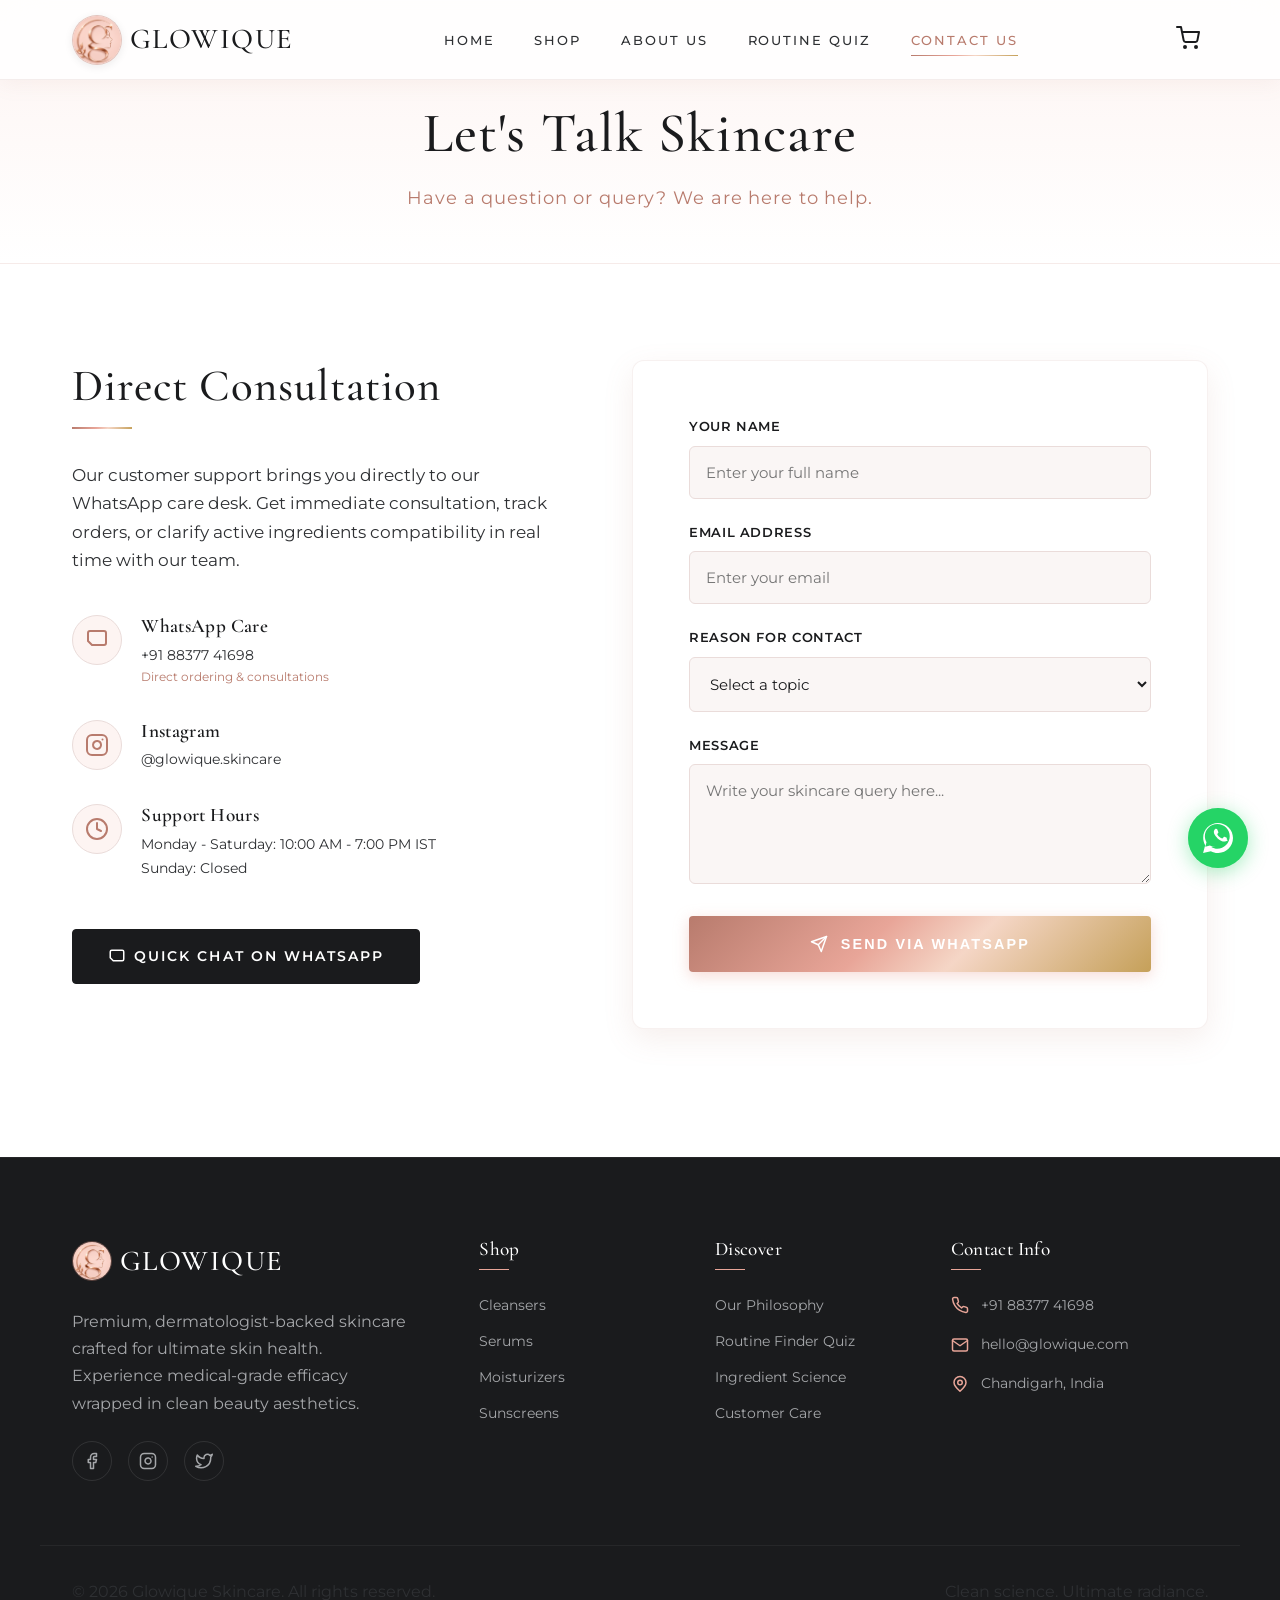
<file: contact.html>
<!DOCTYPE html>
<html lang="en">
<head>
  <meta charset="UTF-8">
  <meta name="viewport" content="width=device-width, initial-scale=1.0">
  <title>Contact Us & Consultation | Glowique Skincare</title>
  <meta name="description" content="Get in touch with Glowique. Contact our skincare experts for routine advice, order issues, or product queries directly on WhatsApp.">
  <link rel="stylesheet" href="shared_style.css">
  <link rel="icon" type="image/png" href="logo.png">
  <style>
    /* Contact Header */
    .contact-header {
      background: linear-gradient(180deg, var(--color-rose-light) 0%, var(--color-white) 100%);
      padding: 100px 0 50px;
      text-align: center;
      border-bottom: 1px solid rgba(234, 220, 218, 0.4);
    }

    .contact-header h1 {
      font-size: 3.5rem;
      margin-bottom: 1rem;
    }

    .contact-header p {
      font-size: 1.1rem;
      color: var(--color-rose-dark);
      letter-spacing: 0.05em;
    }

    /* Contact Columns Layout */
    .contact-layout {
      display: grid;
      grid-template-columns: 1fr 1.2fr;
      gap: 5rem;
      align-items: start;
      margin-top: 3rem;
    }

    /* Info Side details */
    .contact-info-panel h2 {
      text-align: left;
      margin-bottom: 2rem;
    }

    .contact-info-panel h2::after {
      margin: 0.8rem 0 0;
    }

    .contact-info-desc {
      font-size: 1.05rem;
      margin-bottom: 2.5rem;
    }

    .info-list {
      display: flex;
      flex-direction: column;
      gap: 2rem;
      margin-bottom: 3rem;
    }

    .info-card {
      display: flex;
      gap: 1.2rem;
      align-items: flex-start;
    }

    .info-icon {
      width: 50px;
      height: 50px;
      border-radius: 50%;
      background: var(--color-rose-light);
      display: flex;
      align-items: center;
      justify-content: center;
      color: var(--color-rose-dark);
      border: 1px solid var(--color-border);
      flex-shrink: 0;
    }

    .info-details h3 {
      font-size: 1.2rem;
      font-weight: 600;
      margin-bottom: 0.3rem;
    }

    .info-details p {
      font-size: 0.9rem;
      color: var(--color-charcoal-light);
    }

    /* Form Side */
    .contact-form-card {
      background: var(--color-white);
      border: 1px solid rgba(234, 220, 218, 0.4);
      box-shadow: var(--shadow-medium);
      padding: 3.5rem;
      border-radius: var(--border-radius);
    }

    .form-group {
      margin-bottom: 1.5rem;
    }

    .form-label {
      display: block;
      font-size: 0.8rem;
      font-weight: 600;
      text-transform: uppercase;
      letter-spacing: 0.05em;
      margin-bottom: 0.5rem;
      color: var(--color-charcoal);
    }

    .form-input {
      width: 100%;
      padding: 1rem;
      border: 1px solid var(--color-border);
      border-radius: 6px;
      font-family: var(--font-sans);
      font-size: 0.95rem;
      color: var(--color-charcoal);
      transition: var(--transition);
      background-color: var(--color-offwhite);
    }

    .form-input:focus {
      outline: none;
      border-color: var(--color-rose-dark);
      background-color: var(--color-white);
      box-shadow: var(--shadow-subtle);
    }

    textarea.form-input {
      resize: vertical;
      min-height: 120px;
    }

    .form-submit-btn {
      width: 100%;
      padding: 1.2rem;
      font-size: 0.9rem;
      gap: 0.8rem;
      background: var(--gradient-rose-gold);
      color: var(--color-white);
      border: none;
      box-shadow: 0 4px 15px rgba(232, 165, 152, 0.4);
    }

    .form-submit-btn:hover {
      transform: translateY(-2px);
      box-shadow: 0 6px 20px rgba(232, 165, 152, 0.6);
      opacity: 0.95;
    }

    /* Responsive */
    @media (max-width: 1024px) {
      .contact-layout {
        grid-template-columns: 1fr;
        gap: 3rem;
      }
    }

    @media (max-width: 768px) {
      .contact-header h1 { font-size: 2.8rem; }
      .contact-form-card {
        padding: 2rem;
      }
    }
  </style>
</head>
<body>

  <!-- HEADER -->
  <header>
    <div class="container nav-container">
      <a href="index.html" class="logo-link">
        <img src="logo.png" alt="Glowique Logo" class="logo-img">
        <span class="logo-text">GLOWIQUE</span>
      </a>
      
      <nav>
        <ul>
          <li><a href="index.html">Home</a></li>
          <li><a href="shop.html">Shop</a></li>
          <li><a href="about.html">About Us</a></li>
          <li><a href="quiz.html">Routine Quiz</a></li>
          <li><a href="contact.html" class="active">Contact Us</a></li>
        </ul>
      </nav>

      <div class="nav-actions">
        <button class="cart-icon-btn" aria-label="Open Routine Cart">
          <svg xmlns="http://www.w3.org/2000/svg" width="24" height="24" viewBox="0 0 24 24" fill="none" stroke="currentColor" stroke-width="2" stroke-linecap="round" stroke-linejoin="round"><circle cx="9" cy="21" r="1"/><circle cx="20" cy="21" r="1"/><path d="M1 1h4l2.68 13.39a2 2 0 0 0 2 1.61h9.72a2 2 0 0 0 2-1.61L23 6H6"/></svg>
          <span class="cart-count">0</span>
        </button>
        <button class="mobile-menu-btn" aria-label="Toggle Menu">
          <svg xmlns="http://www.w3.org/2000/svg" width="24" height="24" viewBox="0 0 24 24" fill="none" stroke="currentColor" stroke-width="2" stroke-linecap="round" stroke-linejoin="round"><line x1="3" y1="12" x2="21" y2="12"></line><line x1="3" y1="6" x2="21" y2="6"></line><line x1="3" y1="18" x2="21" y2="18"></line></svg>
        </button>
      </div>
    </div>
  </header>

  <!-- CONTACT HEADER -->
  <section class="contact-header">
    <div class="container">
      <h1>Let's Talk Skincare</h1>
      <p>Have a question or query? We are here to help.</p>
    </div>
  </section>

  <!-- CONTACT CONTAINER -->
  <main class="container section-padding" style="padding-top: 3rem;">
    <div class="contact-layout">
      
      <!-- INFO SIDE -->
      <div class="contact-info-panel fade-in">
        <h2>Direct Consultation</h2>
        <p class="contact-info-desc">Our customer support brings you directly to our WhatsApp care desk. Get immediate consultation, track orders, or clarify active ingredients compatibility in real time with our team.</p>
        
        <div class="info-list">
          
          <div class="info-card">
            <div class="info-icon">
              <svg xmlns="http://www.w3.org/2000/svg" width="24" height="24" viewBox="0 0 24 24" fill="none" stroke="currentColor" stroke-width="2" stroke-linecap="round" stroke-linejoin="round"><path d="M21 15a2 2 0 0 1-2 2H7l-4-4V5a2 2 0 0 1 2-2h14a2 2 0 0 1 2 2z"/></svg>
            </div>
            <div class="info-details">
              <h3>WhatsApp Care</h3>
              <p>+91 88377 41698</p>
              <p style="font-size:0.75rem; color:var(--color-rose-dark);">Direct ordering & consultations</p>
            </div>
          </div>

          <div class="info-card">
            <div class="info-icon">
              <svg xmlns="http://www.w3.org/2000/svg" width="24" height="24" viewBox="0 0 24 24" fill="none" stroke="currentColor" stroke-width="2" stroke-linecap="round" stroke-linejoin="round"><rect x="2" y="2" width="20" height="20" rx="5" ry="5"/><path d="M16 11.37A4 4 0 1 1 12.63 8 4 4 0 0 1 16 11.37z"/><line x1="17.5" y1="6.5" x2="17.51" y2="6.5"/></svg>
            </div>
            <div class="info-details">
              <h3>Instagram</h3>
              <p>@glowique.skincare</p>
            </div>
          </div>

          <div class="info-card">
            <div class="info-icon">
              <svg xmlns="http://www.w3.org/2000/svg" width="24" height="24" viewBox="0 0 24 24" fill="none" stroke="currentColor" stroke-width="2" stroke-linecap="round" stroke-linejoin="round"><circle cx="12" cy="12" r="10"/><polyline points="12 6 12 12 16 14"/></svg>
            </div>
            <div class="info-details">
              <h3>Support Hours</h3>
              <p>Monday - Saturday: 10:00 AM - 7:00 PM IST</p>
              <p>Sunday: Closed</p>
            </div>
          </div>

        </div>

        <a href="https://wa.me/918837741698?text=Hello%20Glowique!%20I%20have%20a%20skincare%20question%20and%20would%20like%20to%20consult%20an%20expert." target="_blank" class="btn btn-primary" style="gap:8px;">
          <svg xmlns="http://www.w3.org/2000/svg" width="18" height="18" viewBox="0 0 24 24" fill="none" stroke="currentColor" stroke-width="2" stroke-linecap="round" stroke-linejoin="round"><path d="M21 15a2 2 0 0 1-2 2H7l-4-4V5a2 2 0 0 1 2-2h14a2 2 0 0 1 2 2z"/></svg>
          Quick Chat On WhatsApp
        </a>
      </div>

      <!-- FORM CARD SIDE -->
      <div class="contact-form-card fade-in" style="transition-delay: 0.2s;">
        <form id="glowique-contact-form">
          
          <div class="form-group">
            <label class="form-label" for="contact-name">Your Name</label>
            <input type="text" class="form-input" id="contact-name" placeholder="Enter your full name" required>
          </div>

          <div class="form-group">
            <label class="form-label" for="contact-email">Email Address</label>
            <input type="email" class="form-input" id="contact-email" placeholder="Enter your email" required>
          </div>

          <div class="form-group">
            <label class="form-label" for="contact-topic">Reason for Contact</label>
            <select class="form-input" id="contact-topic" required>
              <option value="" disabled selected>Select a topic</option>
              <option value="Skincare Consultation">Dermatology Consultation / Skin Advice</option>
              <option value="Order Placement">Order Assistance</option>
              <option value="Order Tracking">Delivery & Tracking</option>
              <option value="Ingredient Inquiry">Product Ingredient Inquiry</option>
              <option value="Other">General Inquiry</option>
            </select>
          </div>

          <div class="form-group">
            <label class="form-label" for="contact-message">Message</label>
            <textarea class="form-input" id="contact-message" placeholder="Write your skincare query here..." required></textarea>
          </div>

          <button type="submit" class="btn form-submit-btn">
            <svg xmlns="http://www.w3.org/2000/svg" width="18" height="18" viewBox="0 0 24 24" fill="none" stroke="currentColor" stroke-width="2" stroke-linecap="round" stroke-linejoin="round"><line x1="22" y1="2" x2="11" y2="13"></line><polygon points="22 2 15 22 11 13 2 9 22 2"></polygon></svg>
            Send via WhatsApp
          </button>

        </form>
      </div>

    </div>
  </main>

  <!-- CART OVERLAY & PANEL -->
  <div class="cart-overlay">
    <div class="cart-panel">
      <div class="cart-header">
        <h3>My Skincare Routine</h3>
        <button class="cart-close-btn" aria-label="Close Cart">
          <svg xmlns="http://www.w3.org/2000/svg" width="24" height="24" viewBox="0 0 24 24" fill="none" stroke="currentColor" stroke-width="2" stroke-linecap="round" stroke-linejoin="round"><line x1="18" y1="6" x2="6" y2="18"></line><line x1="6" y1="6" x2="18" y2="18"></line></svg>
        </button>
      </div>
      <div class="cart-items-container">
        <!-- Rendered by shared_script.js -->
      </div>
      <div class="cart-footer">
        <div class="cart-total-row">
          <span>Subtotal</span>
          <span id="cart-total-value">Rs. 0</span>
        </div>
        <button class="btn btn-secondary cart-checkout-btn" onclick="checkoutCart()">
          <svg xmlns="http://www.w3.org/2000/svg" width="20" height="20" viewBox="0 0 24 24" fill="none" stroke="currentColor" stroke-width="2" stroke-linecap="round" stroke-linejoin="round" style="margin-right:8px;"><path d="M21 15a2 2 0 0 1-2 2H7l-4-4V5a2 2 0 0 1 2-2h14a2 2 0 0 1 2 2z"/></svg>
          Order Routine on WhatsApp
        </button>
      </div>
    </div>
  </div>

  <!-- FLOATING WHATSAPP BUTTON -->
  <a href="https://wa.me/918837741698?text=Hello%20Glowique!%20I%20have%20a%20skincare%20query%20and%20would%20like%20a%20dermatological%20consultation." target="_blank" class="whatsapp-float" aria-label="Chat on WhatsApp">
    <svg xmlns="http://www.w3.org/2000/svg" width="30" height="30" viewBox="0 0 24 24" fill="currentColor"><path d="M.057 24l1.687-6.163c-1.041-1.804-1.588-3.849-1.587-5.946C.06 5.348 5.397.01 12.008.01c3.202.001 6.212 1.246 8.477 3.513 2.262 2.268 3.507 5.28 3.505 8.484-.004 6.657-5.34 11.997-11.953 11.997-2.005-.001-3.973-.502-5.73-1.458L0 24zm6.59-4.846c1.6.95 3.188 1.449 4.793 1.451 5.48.002 9.938-4.438 9.941-9.923.001-2.656-1.03-5.153-2.903-7.03C16.586 1.777 14.09 .746 11.432.746 5.952.746 1.493 5.186 1.491 10.672c-.001 1.673.456 3.305 1.321 4.733l-.979 3.578 3.673-.96c1.5.819 3.018 1.25 4.542 1.251zm12.39-7.25c-.267-.134-1.586-.783-1.831-.873-.247-.089-.427-.134-.607.134-.18.269-.697.873-.854 1.05-.157.18-.314.202-.581.069-.267-.134-1.13-.417-2.153-1.331-.795-.709-1.332-1.584-1.488-1.853-.157-.269-.017-.414.118-.548.121-.12.267-.313.4-.469.134-.156.179-.268.268-.447.09-.179.045-.335-.022-.469-.067-.134-.607-1.46-.831-2.001-.219-.527-.459-.456-.607-.464-.157-.008-.337-.01-.517-.01-.18 0-.472.067-.719.336-.247.269-.944.923-.944 2.253s.966 2.613 1.101 2.793c.135.18 1.901 2.903 4.606 4.069.643.277 1.144.443 1.536.567.646.206 1.233.177 1.697.108.518-.077 1.586-.649 1.81-.1278.225-.63.225-1.168.157-1.257-.067-.09-.247-.135-.515-.269z"/></a >

  <!-- FOOTER -->
  <footer>
    <div class="container footer-grid">
      <div class="footer-about">
        <a href="index.html" class="footer-logo">
          <img src="logo.png" alt="Glowique Logo" style="height: 40px; width: 40px; border-radius: 50%; object-fit: cover; border: 1px solid rgba(184, 123, 109, 0.4);">
          <span class="logo-text" style="color: var(--color-white); margin-left: 0.5rem;">GLOWIQUE</span>
        </a>
        <p>Premium, dermatologist-backed skincare crafted for ultimate skin health. Experience medical-grade efficacy wrapped in clean beauty aesthetics.</p>
        <div class="social-links">
          <a href="#" class="social-icon" aria-label="Facebook">
            <svg xmlns="http://www.w3.org/2000/svg" width="18" height="18" viewBox="0 0 24 24" fill="none" stroke="currentColor" stroke-width="2" stroke-linecap="round" stroke-linejoin="round"><path d="M18 2h-3a5 5 0 0 0-5 5v3H7v4h3v8h4v-8h3l1-4h-4V7a1 1 0 0 1 1-1h3z"/></svg>
          </a>
          <a href="#" class="social-icon" aria-label="Instagram">
            <svg xmlns="http://www.w3.org/2000/svg" width="18" height="18" viewBox="0 0 24 24" fill="none" stroke="currentColor" stroke-width="2" stroke-linecap="round" stroke-linejoin="round"><rect x="2" y="2" width="20" height="20" rx="5" ry="5"/><path d="M16 11.37A4 4 0 1 1 12.63 8 4 4 0 0 1 16 11.37z"/><line x1="17.5" y1="6.5" x2="17.51" y2="6.5"/></svg>
          </a>
          <a href="#" class="social-icon" aria-label="Twitter">
            <svg xmlns="http://www.w3.org/2000/svg" width="18" height="18" viewBox="0 0 24 24" fill="none" stroke="currentColor" stroke-width="2" stroke-linecap="round" stroke-linejoin="round"><path d="M23 3a10.9 10.9 0 0 1-3.14 1.53 4.48 4.48 0 0 0-7.86 3v1A10.66 10.66 0 0 1 3 4s-4 9 5 13a11.64 11.64 0 0 1-7 2c9 5 20 0 20-11.5a4.5 4.5 0 0 0-.08-.83A7.72 7.72 0 0 0 23 3z"/></svg>
          </a>
        </div>
      </div>
      
      <div>
        <h3 class="footer-heading">Shop</h3>
        <ul class="footer-links">
          <li><a href="shop.html?category=Cleanser">Cleansers</a></li>
          <li><a href="shop.html?category=Serum">Serums</a></li>
          <li><a href="shop.html?category=Moisturizer">Moisturizers</a></li>
          <li><a href="shop.html?category=Sunscreen">Sunscreens</a></li>
        </ul>
      </div>

      <div>
        <h3 class="footer-heading">Discover</h3>
        <ul class="footer-links">
          <li><a href="about.html">Our Philosophy</a></li>
          <li><a href="quiz.html">Routine Finder Quiz</a></li>
          <li><a href="about.html#science">Ingredient Science</a></li>
          <li><a href="contact.html">Customer Care</a></li>
        </ul>
      </div>

      <div>
        <h3 class="footer-heading">Contact Info</h3>
        <ul class="footer-contact">
          <li>
            <svg xmlns="http://www.w3.org/2000/svg" width="18" height="18" viewBox="0 0 24 24" fill="none" stroke="currentColor" stroke-width="2" stroke-linecap="round" stroke-linejoin="round"><path d="M22 16.92v3a2 2 0 0 1-2.18 2 19.79 19.79 0 0 1-8.63-3.07 19.5 19.5 0 0 1-6-6 19.79 19.79 0 0 1-3.07-8.67A2 2 0 0 1 4.11 2h3a2 2 0 0 1 2 1.72 12.84 12.84 0 0 0 .7 2.81 2 2 0 0 1-.45 2.11L8.09 9.91a16 16 0 0 0 6 6l1.27-1.27a2 2 0 0 1 2.11-.45 12.84 12.84 0 0 0 2.81.7A2 2 0 0 1 22 16.92z"/></svg>
            <span>+91 88377 41698</span>
          </li>
          <li>
            <svg xmlns="http://www.w3.org/2000/svg" width="18" height="18" viewBox="0 0 24 24" fill="none" stroke="currentColor" stroke-width="2" stroke-linecap="round" stroke-linejoin="round"><path d="M4 4h16c1.1 0 2 .9 2 2v12c0 1.1-.9 2-2 2H4c-1.1 0-2-.9-2-2V6c0-1.1.9-2 2-2z"/><polyline points="22,6 12,13 2,6"/></svg>
            <span>hello@glowique.com</span>
          </li>
          <li>
            <svg xmlns="http://www.w3.org/2000/svg" width="18" height="18" viewBox="0 0 24 24" fill="none" stroke="currentColor" stroke-width="2" stroke-linecap="round" stroke-linejoin="round"><circle cx="12" cy="10" r="3"/><path d="M12 21.7C17.3 17 20 13 20 10a8 8 0 1 0-16 0c0 3 2.7 7 8 11.7z"/></svg>
            <span>Chandigarh, India</span>
          </li>
        </ul>
      </div>
    </div>
    
    <div class="container footer-bottom">
      <p>&copy; 2026 Glowique Skincare. All rights reserved.</p>
      <p>Clean science. Ultimate radiance.</p>
    </div>
  </footer>

  <script src="shared_script.js"></script>
  <script>
    document.addEventListener('DOMContentLoaded', () => {
      const form = document.getElementById('glowique-contact-form');
      if (form) {
        form.addEventListener('submit', (e) => {
          e.preventDefault();
          
          const name = document.getElementById('contact-name').value;
          const email = document.getElementById('contact-email').value;
          const topic = document.getElementById('contact-topic').value;
          const message = document.getElementById('contact-message').value;

          const text = `Hello Glowique!\n\nI have a query from the website contact form:\n\n*Name:* ${name}\n*Email:* ${email}\n*Topic:* ${topic}\n*Message:* ${message}\n\nPlease help me with this. Thank you!`;
          const url = `https://wa.me/918837741698?text=${encodeURIComponent(text)}`;
          
          window.open(url, '_blank');
        });
      }
    });
  </script>
</body>
</html>
</file>
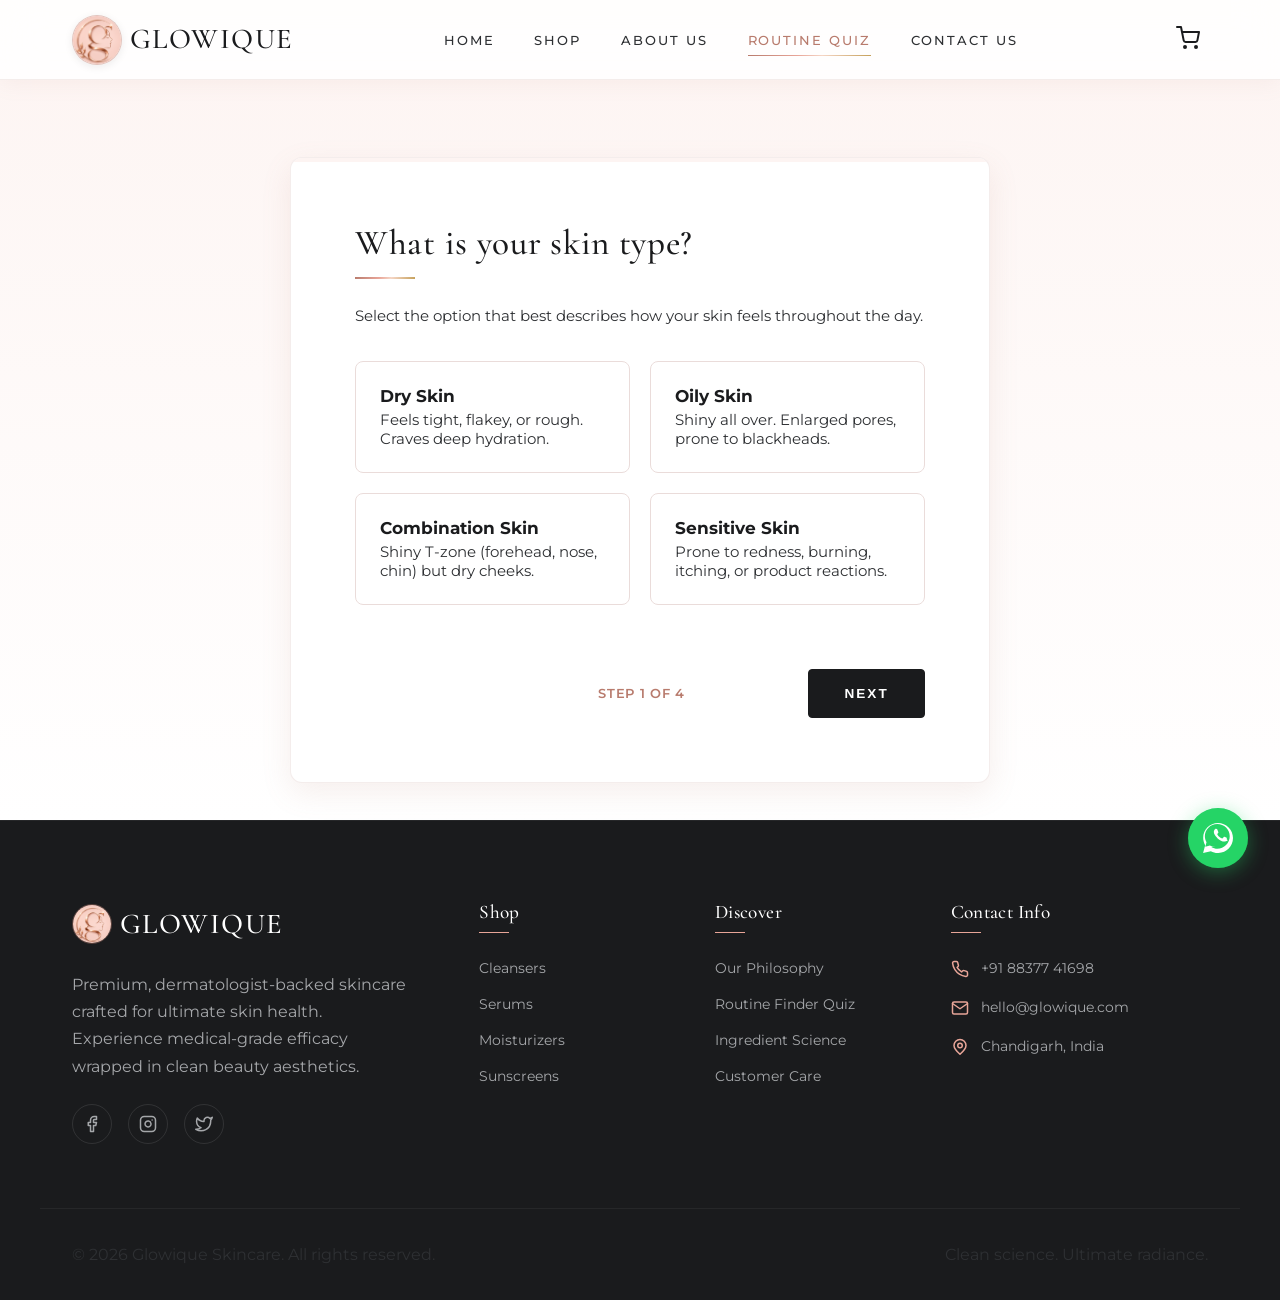
<file: quiz.html>
<!DOCTYPE html>
<html lang="en">
<head>
  <meta charset="UTF-8">
  <meta name="viewport" content="width=device-width, initial-scale=1.0">
  <title>Skincare Routine Finder | Glowique Skincare</title>
  <meta name="description" content="Take our interactive skincare finder quiz. Get a dermatologist-backed morning and evening routine matching your skin type and concerns.">
  <link rel="stylesheet" href="shared_style.css">
  <link rel="icon" type="image/png" href="logo.png">
  <style>
    /* Quiz Container */
    .quiz-section {
      background: linear-gradient(180deg, var(--color-rose-light) 0%, var(--color-white) 100%);
      min-height: calc(100vh - var(--header-height));
      padding-top: 120px;
      display: flex;
      align-items: center;
      justify-content: center;
    }

    .quiz-box {
      background: var(--color-white);
      border-radius: var(--border-radius);
      border: 1px solid rgba(234, 220, 218, 0.5);
      box-shadow: var(--shadow-medium);
      max-width: 700px;
      width: 90%;
      padding: 4rem;
      position: relative;
      overflow: hidden;
      min-height: 480px;
      display: flex;
      flex-direction: column;
      justify-content: space-between;
    }

    /* Progress bar */
    .progress-container {
      width: 100%;
      height: 4px;
      background-color: var(--color-rose-light);
      position: absolute;
      top: 0;
      left: 0;
    }

    .progress-bar {
      height: 100%;
      background: var(--gradient-rose-gold);
      width: 0%;
      transition: width 0.4s ease;
    }

    /* Question cards transitions */
    .quiz-step {
      display: none;
      animation: slideIn 0.5s ease forwards;
    }

    .quiz-step.active {
      display: block;
    }

    @keyframes slideIn {
      from { opacity: 0; transform: translateX(30px); }
      to { opacity: 1; transform: translateX(0); }
    }

    .quiz-step h2 {
      font-size: 2.2rem;
      text-align: left;
      margin-bottom: 1.5rem;
    }

    .quiz-step h2::after {
      margin: 0.8rem 0 0;
    }

    .question-desc {
      font-size: 0.95rem;
      color: var(--color-charcoal-light);
      margin-bottom: 2rem;
    }

    /* Quiz Options grid */
    .options-grid {
      display: grid;
      grid-template-columns: repeat(2, 1fr);
      gap: 1.2rem;
      margin-bottom: 2rem;
    }

    .option-btn {
      background: var(--color-white);
      border: 1px solid var(--color-border);
      border-radius: 8px;
      padding: 1.5rem;
      text-align: left;
      cursor: pointer;
      font-family: var(--font-sans);
      font-size: 0.95rem;
      color: var(--color-charcoal-light);
      transition: var(--transition);
      display: flex;
      flex-direction: column;
      gap: 0.3rem;
    }

    .option-btn strong {
      font-size: 1.05rem;
      color: var(--color-charcoal);
    }

    .option-btn:hover,
    .option-btn.selected {
      border-color: var(--color-rose);
      background-color: var(--color-rose-light);
      transform: translateY(-2px);
      box-shadow: var(--shadow-subtle);
    }

    .option-btn.selected {
      border-color: var(--color-rose-dark);
      outline: 1px solid var(--color-rose-dark);
    }

    /* Navigation buttons */
    .quiz-nav-row {
      display: flex;
      justify-content: space-between;
      align-items: center;
      margin-top: 2rem;
    }

    .quiz-step-indicator {
      font-size: 0.8rem;
      font-weight: 600;
      color: var(--color-rose-dark);
      text-transform: uppercase;
      letter-spacing: 0.05em;
    }

    /* Results section Specifics */
    .result-container {
      display: none;
      animation: fadeIn 0.6s ease forwards;
    }

    .result-container.active {
      display: block;
    }

    .result-header {
      text-align: center;
      margin-bottom: 3rem;
    }

    .result-header h2 {
      font-size: 2.5rem;
      margin-bottom: 0.5rem;
    }

    .result-routine-badge {
      background: var(--gradient-rose-gold);
      color: var(--color-white);
      font-size: 0.75rem;
      font-weight: 700;
      padding: 0.4rem 1rem;
      border-radius: 20px;
      text-transform: uppercase;
      letter-spacing: 0.1em;
      display: inline-block;
      margin-bottom: 1.5rem;
    }

    .recommended-grid {
      display: grid;
      grid-template-columns: repeat(3, 1fr);
      gap: 1.5rem;
      margin-bottom: 3rem;
    }

    .rec-card {
      border: 1px solid var(--color-border);
      border-radius: var(--border-radius);
      padding: 1.5rem;
      text-align: center;
      background: var(--color-white);
      box-shadow: var(--shadow-subtle);
    }

    .rec-step-number {
      font-size: 0.75rem;
      font-weight: 700;
      color: var(--color-gold);
      text-transform: uppercase;
      letter-spacing: 0.1em;
      margin-bottom: 0.5rem;
    }

    .rec-img {
      width: 70px;
      height: 70px;
      margin: 0.5rem auto;
      object-fit: contain;
    }

    .rec-name {
      font-family: var(--font-serif);
      font-size: 1.15rem;
      line-height: 1.3;
      margin-bottom: 0.3rem;
      height: 3.0rem; /* Fits exactly 2 lines at 1.3 line-height (1.15 * 1.3 * 2 = 2.99rem) */
      overflow: hidden;
      display: -webkit-box;
      -webkit-line-clamp: 2;
      -webkit-box-orient: vertical;
    }

    .rec-price {
      font-weight: 600;
      font-size: 0.9rem;
    }

    /* Result Checkout Area */
    .result-checkout-box {
      background: var(--color-offwhite);
      border-radius: var(--border-radius);
      padding: 2.5rem;
      border: 1px solid rgba(234, 220, 218, 0.6);
      text-align: center;
    }

    .price-row {
      display: flex;
      justify-content: center;
      align-items: center;
      gap: 1.5rem;
      margin-bottom: 1.5rem;
    }

    .original-price {
      text-decoration: line-through;
      color: var(--color-medium-grey);
      font-size: 1.2rem;
    }

    .bundle-price {
      color: var(--color-charcoal);
      font-weight: 700;
      font-size: 2rem;
    }

    .bundle-discount-badge {
      background: #EBF8EE;
      color: #27AE60;
      border: 1px solid #C2F0D1;
      padding: 0.3rem 0.8rem;
      border-radius: 4px;
      font-size: 0.75rem;
      font-weight: 600;
      text-transform: uppercase;
    }

    .result-actions {
      display: flex;
      gap: 1rem;
      justify-content: center;
    }

    .result-actions .btn {
      padding: 1.2rem 2rem;
      font-size: 0.8rem;
    }

    /* Responsive */
    @media (max-width: 768px) {
      .quiz-section {
        padding-top: 100px;
        padding-bottom: 3rem;
      }
      .quiz-box {
        padding: 2rem;
        min-height: 480px;
      }
      .options-grid {
        grid-template-columns: 1fr;
      }
      .recommended-grid {
        grid-template-columns: 1fr;
      }
      .result-actions {
        flex-direction: column;
      }
      .result-actions .btn {
        width: 100%;
      }
    }
  </style>
</head>
<body>

  <!-- HEADER -->
  <header>
    <div class="container nav-container">
      <a href="index.html" class="logo-link">
        <img src="logo.png" alt="Glowique Logo" class="logo-img">
        <span class="logo-text">GLOWIQUE</span>
      </a>
      
      <nav>
        <ul>
          <li><a href="index.html">Home</a></li>
          <li><a href="shop.html">Shop</a></li>
          <li><a href="about.html">About Us</a></li>
          <li><a href="quiz.html" class="active">Routine Quiz</a></li>
          <li><a href="contact.html">Contact Us</a></li>
        </ul>
      </nav>

      <div class="nav-actions">
        <button class="cart-icon-btn" aria-label="Open Routine Cart">
          <svg xmlns="http://www.w3.org/2000/svg" width="24" height="24" viewBox="0 0 24 24" fill="none" stroke="currentColor" stroke-width="2" stroke-linecap="round" stroke-linejoin="round"><circle cx="9" cy="21" r="1"/><circle cx="20" cy="21" r="1"/><path d="M1 1h4l2.68 13.39a2 2 0 0 0 2 1.61h9.72a2 2 0 0 0 2-1.61L23 6H6"/></svg>
          <span class="cart-count">0</span>
        </button>
        <button class="mobile-menu-btn" aria-label="Toggle Menu">
          <svg xmlns="http://www.w3.org/2000/svg" width="24" height="24" viewBox="0 0 24 24" fill="none" stroke="currentColor" stroke-width="2" stroke-linecap="round" stroke-linejoin="round"><line x1="3" y1="12" x2="21" y2="12"></line><line x1="3" y1="6" x2="21" y2="6"></line><line x1="3" y1="18" x2="21" y2="18"></line></svg>
        </button>
      </div>
    </div>
  </header>

  <!-- QUIZ CONTENT SECTION -->
  <section class="quiz-section">
    
    <!-- QUIZ BOX -->
    <div class="quiz-box" id="quiz-box-card">
      <div class="progress-container">
        <div class="progress-bar" id="quiz-progress"></div>
      </div>
      
      <!-- STEP 1 -->
      <div class="quiz-step active" data-step="1">
        <h2>What is your skin type?</h2>
        <p class="question-desc">Select the option that best describes how your skin feels throughout the day.</p>
        <div class="options-grid">
          <button class="option-btn" data-value="dry">
            <strong>Dry Skin</strong>
            <span>Feels tight, flakey, or rough. Craves deep hydration.</span>
          </button>
          <button class="option-btn" data-value="oily">
            <strong>Oily Skin</strong>
            <span>Shiny all over. Enlarged pores, prone to blackheads.</span>
          </button>
          <button class="option-btn" data-value="combination">
            <strong>Combination Skin</strong>
            <span>Shiny T-zone (forehead, nose, chin) but dry cheeks.</span>
          </button>
          <button class="option-btn" data-value="sensitive">
            <strong>Sensitive Skin</strong>
            <span>Prone to redness, burning, itching, or product reactions.</span>
          </button>
        </div>
      </div>

      <!-- STEP 2 -->
      <div class="quiz-step" data-step="2">
        <h2>What is your primary skin concern?</h2>
        <p class="question-desc">Select the main goal you want your Glowique routine to target.</p>
        <div class="options-grid">
          <button class="option-btn" data-value="acne">
            <strong>Acne & Blemishes</strong>
            <span>Targeting active breakouts, clogged pores, or pimples.</span>
          </button>
          <button class="option-btn" data-value="glow">
            <strong>Dullness & Dark Spots</strong>
            <span>Aiming for brighter complexion and fading pigmentation.</span>
          </button>
          <button class="option-btn" data-value="dryness">
            <strong>Dehydration & Roughness</strong>
            <span>Wanting smooth skin texture and lock-in moisture.</span>
          </button>
          <button class="option-btn" data-value="aging">
            <strong>Aging & Fine Lines</strong>
            <span>Lifting skin sagging, wrinkles, and crow's feet.</span>
          </button>
        </div>
      </div>

      <!-- STEP 3 -->
      <div class="quiz-step" data-step="3">
        <h2>What is your daily sun exposure?</h2>
        <p class="question-desc">This helps us customize your protective and barrier recovery steps.</p>
        <div class="options-grid">
          <button class="option-btn" data-value="low">
            <strong>Minimal Exposure</strong>
            <span>Mainly indoors. Under 1 hour in direct sunlight.</span>
          </button>
          <button class="option-btn" data-value="medium">
            <strong>Moderate Exposure</strong>
            <span>Daily commute, afternoon walk. 1 to 3 hours outside.</span>
          </button>
          <button class="option-btn" data-value="high">
            <strong>High Exposure</strong>
            <span>Frequent outdoor activities or direct field work.</span>
          </button>
          <button class="option-btn" data-value="extreme">
            <strong>Extreme Exposure</strong>
            <span>Highly active solar environments. 4+ hours daily.</span>
          </button>
        </div>
      </div>

      <!-- STEP 4 -->
      <div class="quiz-step" data-step="4">
        <h2>Your current routine complexity?</h2>
        <p class="question-desc">Choose your comfort level with applying multiple skincare layers.</p>
        <div class="options-grid">
          <button class="option-btn" data-value="cleanser">
            <strong>Cleanser Only</strong>
            <span>Only wash my face. Ready to add basic layering.</span>
          </button>
          <button class="option-btn" data-value="basic">
            <strong>Basic routine</strong>
            <span>I use cleanser, moisturizer, and occasionally SPF.</span>
          </button>
          <button class="option-btn" data-value="advanced">
            <strong>Advanced routine</strong>
            <span>I layer serums, toners, creams, and exfoliators regularly.</span>
          </button>
          <button class="option-btn" data-value="none">
            <strong>No set routine</strong>
            <span>Just starting my skincare journey. Keep it simple!</span>
          </button>
        </div>
      </div>

      <!-- FOOTER ACTIONS IN BOX -->
      <div class="quiz-nav-row" id="quiz-nav-footer">
        <button class="btn btn-outline" id="prev-step-btn" style="visibility: hidden;">Back</button>
        <span class="quiz-step-indicator" id="step-indicator-text">Step 1 of 4</span>
        <button class="btn btn-primary" id="next-step-btn" disabled>Next</button>
      </div>

    </div>

    <!-- RESULT BOX CONTAINER -->
    <div class="quiz-box result-container" id="quiz-results-card">
      <div class="result-header">
        <span class="result-routine-badge" id="recommended-routine-name">Acne Control Routine</span>
        <h2>Your Custom Glowique Routine</h2>
        <p style="max-width:550px; margin:0 auto;" id="recommended-routine-desc">Based on your skin profile, we recommend this science-backed 3-step routine. These formulations work in synergy to repair barrier health and target breakouts.</p>
      </div>

      <div class="recommended-grid" id="recommended-products-list">
        <!-- Dynamically Rendered Recommended Products -->
      </div>

      <div class="result-checkout-box">
        <div class="price-row">
          <span class="bundle-discount-badge">Routine Deal -10% Off</span>
          <span class="original-price" id="original-routine-price">Rs. 1,797</span>
          <span class="bundle-price" id="bundle-routine-price">Rs. 1,617</span>
        </div>
        <div class="result-actions">
          <button class="btn btn-outline" id="add-routine-cart-btn">Add Routine To Cart</button>
          <button class="btn btn-primary" id="checkout-routine-whatsapp-btn">Order Routine via WhatsApp</button>
        </div>
      </div>
    </div>

  </section>

  <!-- CART OVERLAY & PANEL -->
  <div class="cart-overlay">
    <div class="cart-panel">
      <div class="cart-header">
        <h3>My Skincare Routine</h3>
        <button class="cart-close-btn" aria-label="Close Cart">
          <svg xmlns="http://www.w3.org/2000/svg" width="24" height="24" viewBox="0 0 24 24" fill="none" stroke="currentColor" stroke-width="2" stroke-linecap="round" stroke-linejoin="round"><line x1="18" y1="6" x2="6" y2="18"></line><line x1="6" y1="6" x2="18" y2="18"></line></svg>
        </button>
      </div>
      <div class="cart-items-container">
        <!-- Rendered by shared_script.js -->
      </div>
      <div class="cart-footer">
        <div class="cart-total-row">
          <span>Subtotal</span>
          <span id="cart-total-value">Rs. 0</span>
        </div>
        <button class="btn btn-secondary cart-checkout-btn" onclick="checkoutCart()">
          <svg xmlns="http://www.w3.org/2000/svg" width="20" height="20" viewBox="0 0 24 24" fill="none" stroke="currentColor" stroke-width="2" stroke-linecap="round" stroke-linejoin="round" style="margin-right:8px;"><path d="M21 15a2 2 0 0 1-2 2H7l-4-4V5a2 2 0 0 1 2-2h14a2 2 0 0 1 2 2z"/></svg>
          Order Routine on WhatsApp
        </button>
      </div>
    </div>
  </div>

  <!-- FLOATING WHATSAPP BUTTON -->
  <a href="https://wa.me/918837741698?text=Hello%20Glowique!%20I%20have%20a%20skincare%20query%20and%20would%20like%20a%20dermatological%20consultation." target="_blank" class="whatsapp-float" aria-label="Chat on WhatsApp">
    <svg xmlns="http://www.w3.org/2000/svg" width="30" height="30" viewBox="0 0 24 24" fill="currentColor"><path d="M.057 24l1.687-6.163c-1.041-1.804-1.588-3.849-1.587-5.946C.06 5.348 5.397.01 12.008.01c3.202.001 6.212 1.246 8.477 3.513 2.262 2.268 3.507 5.28 3.505 8.484-.004 6.657-5.34 11.997-11.953 11.997-2.005-.001-3.973-.502-5.73-1.458L0 24zm6.59-4.846c1.6.95 3.188 1.449 4.793 1.451 5.48.002 9.938-4.438 9.941-9.923.001-2.656-1.03-5.153-2.903-7.03C16.586 1.777 14.09 .746 11.432.746 5.952.746 1.493 5.186 1.491 10.672c-.001 1.673.456 3.305 1.321 4.733l-.979 3.578 3.673-.96c1.5.819 3.018 1.25 4.542 1.251zm12.39-7.25c-.267-.134-1.586-.783-1.831-.873-.247-.089-.427-.134-.607.134-.18.269-.697.873-.854 1.05-.157.18-.314.202-.581.069-.267-.134-1.13-.417-2.153-1.331-.795-.709-1.332-1.584-1.488-1.853-.157-.269-.017-.414.118-.548.121-.12.267-.313.4-.469.134-.156.179-.268.268-.447.09-.179.045-.335-.022-.469-.067-.134-.607-1.46-.831-2.001-.219-.527-.459-.456-.607-.464-.157-.008-.337-.01-.517-.01-.18 0-.472.067-.719.336-.247.269-.944.923-.944 2.253s.966 2.613 1.101 2.793c.135.18 1.901 2.903 4.606 4.069.643.277 1.144.443 1.536.567.646.206 1.233.177 1.697.108.518-.077 1.586-.649 1.81-.1278.225-.63.225-1.168.157-1.257-.067-.09-.247-.135-.515-.269z"/></a >

  <!-- FOOTER -->
  <footer>
    <div class="container footer-grid">
      <div class="footer-about">
        <a href="index.html" class="footer-logo">
          <img src="logo.png" alt="Glowique Logo" style="height: 40px; width: 40px; border-radius: 50%; object-fit: cover; border: 1px solid rgba(184, 123, 109, 0.4);">
          <span class="logo-text" style="color: var(--color-white); margin-left: 0.5rem;">GLOWIQUE</span>
        </a>
        <p>Premium, dermatologist-backed skincare crafted for ultimate skin health. Experience medical-grade efficacy wrapped in clean beauty aesthetics.</p>
        <div class="social-links">
          <a href="#" class="social-icon" aria-label="Facebook">
            <svg xmlns="http://www.w3.org/2000/svg" width="18" height="18" viewBox="0 0 24 24" fill="none" stroke="currentColor" stroke-width="2" stroke-linecap="round" stroke-linejoin="round"><path d="M18 2h-3a5 5 0 0 0-5 5v3H7v4h3v8h4v-8h3l1-4h-4V7a1 1 0 0 1 1-1h3z"/></svg>
          </a>
          <a href="#" class="social-icon" aria-label="Instagram">
            <svg xmlns="http://www.w3.org/2000/svg" width="18" height="18" viewBox="0 0 24 24" fill="none" stroke="currentColor" stroke-width="2" stroke-linecap="round" stroke-linejoin="round"><rect x="2" y="2" width="20" height="20" rx="5" ry="5"/><path d="M16 11.37A4 4 0 1 1 12.63 8 4 4 0 0 1 16 11.37z"/><line x1="17.5" y1="6.5" x2="17.51" y2="6.5"/></svg>
          </a>
          <a href="#" class="social-icon" aria-label="Twitter">
            <svg xmlns="http://www.w3.org/2000/svg" width="18" height="18" viewBox="0 0 24 24" fill="none" stroke="currentColor" stroke-width="2" stroke-linecap="round" stroke-linejoin="round"><path d="M23 3a10.9 10.9 0 0 1-3.14 1.53 4.48 4.48 0 0 0-7.86 3v1A10.66 10.66 0 0 1 3 4s-4 9 5 13a11.64 11.64 0 0 1-7 2c9 5 20 0 20-11.5a4.5 4.5 0 0 0-.08-.83A7.72 7.72 0 0 0 23 3z"/></svg>
          </a>
        </div>
      </div>
      
      <div>
        <h3 class="footer-heading">Shop</h3>
        <ul class="footer-links">
          <li><a href="shop.html?category=Cleanser">Cleansers</a></li>
          <li><a href="shop.html?category=Serum">Serums</a></li>
          <li><a href="shop.html?category=Moisturizer">Moisturizers</a></li>
          <li><a href="shop.html?category=Sunscreen">Sunscreens</a></li>
        </ul>
      </div>

      <div>
        <h3 class="footer-heading">Discover</h3>
        <ul class="footer-links">
          <li><a href="about.html">Our Philosophy</a></li>
          <li><a href="quiz.html">Routine Finder Quiz</a></li>
          <li><a href="about.html#science">Ingredient Science</a></li>
          <li><a href="contact.html">Customer Care</a></li>
        </ul>
      </div>

      <div>
        <h3 class="footer-heading">Contact Info</h3>
        <ul class="footer-contact">
          <li>
            <svg xmlns="http://www.w3.org/2000/svg" width="18" height="18" viewBox="0 0 24 24" fill="none" stroke="currentColor" stroke-width="2" stroke-linecap="round" stroke-linejoin="round"><path d="M22 16.92v3a2 2 0 0 1-2.18 2 19.79 19.79 0 0 1-8.63-3.07 19.5 19.5 0 0 1-6-6 19.79 19.79 0 0 1-3.07-8.67A2 2 0 0 1 4.11 2h3a2 2 0 0 1 2 1.72 12.84 12.84 0 0 0 .7 2.81 2 2 0 0 1-.45 2.11L8.09 9.91a16 16 0 0 0 6 6l1.27-1.27a2 2 0 0 1 2.11-.45 12.84 12.84 0 0 0 2.81.7A2 2 0 0 1 22 16.92z"/></svg>
            <span>+91 88377 41698</span>
          </li>
          <li>
            <svg xmlns="http://www.w3.org/2000/svg" width="18" height="18" viewBox="0 0 24 24" fill="none" stroke="currentColor" stroke-width="2" stroke-linecap="round" stroke-linejoin="round"><path d="M4 4h16c1.1 0 2 .9 2 2v12c0 1.1-.9 2-2 2H4c-1.1 0-2-.9-2-2V6c0-1.1.9-2 2-2z"/><polyline points="22,6 12,13 2,6"/></svg>
            <span>hello@glowique.com</span>
          </li>
          <li>
            <svg xmlns="http://www.w3.org/2000/svg" width="18" height="18" viewBox="0 0 24 24" fill="none" stroke="currentColor" stroke-width="2" stroke-linecap="round" stroke-linejoin="round"><circle cx="12" cy="10" r="3"/><path d="M12 21.7C17.3 17 20 13 20 10a8 8 0 1 0-16 0c0 3 2.7 7 8 11.7z"/></svg>
            <span>Chandigarh, India</span>
          </li>
        </ul>
      </div>
    </div>
    
    <div class="container footer-bottom">
      <p>&copy; 2026 Glowique Skincare. All rights reserved.</p>
      <p>Clean science. Ultimate radiance.</p>
    </div>
  </footer>

  <script src="shared_script.js"></script>
  <script>
    const totalSteps = 4;
    let currentStep = 1;
    const answers = {};
    let recommendedRoutine = [];

    // Routines database based on concerns/types
    const routines = {
      'acne': {
        name: "Blemish Control Routine",
        desc: "Formulated specifically to clear congested pores, regulate excess sebum production, and eliminate active breakouts without drying the skin barrier.",
        products: [1, 5, 6] // Cleanser, Toner, Peel
      },
      'glow': {
        name: "Radiant Glow Routine",
        desc: "Ideal for fading pigmentation, evening out dull patches, and revealing a brilliant, lit-from-within glow using Vitamin C and Niacinamide synergies.",
        products: [1, 3, 2] // Cleanser, Serum, Gel
      },
      'dryness': {
        name: "Deep Hydration Routine",
        desc: "Calibrated to replenish dry skin tissues, soothe flakey patches, and establish a multi-layered lipid seal to stop moisture evaporation.",
        products: [1, 5, 2] // Cleanser, Toner, Gel
      },
      'aging': {
        name: "Peptide Lift & Renew Routine",
        desc: "Targeted cellular firming morning and night. Rebuilds deep collagen networks, fills structural expression lines, and reduces eye fatigue puffiness.",
        products: [3, 7, 2] // Serum, Eye Cream, Gel
      }
    };

    function updateStep() {
      // Hide all steps
      document.querySelectorAll('.quiz-step').forEach(step => step.classList.remove('active'));
      
      // Show active step
      const activeEl = document.querySelector(`.quiz-step[data-step="${currentStep}"]`);
      if (activeEl) activeEl.classList.add('active');

      // Update progress bar
      const progressPercent = ((currentStep - 1) / totalSteps) * 100;
      document.getElementById('quiz-progress').style.width = `${progressPercent}%`;

      // Update navigation elements
      const prevBtn = document.getElementById('prev-step-btn');
      const nextBtn = document.getElementById('next-step-btn');
      const indicator = document.getElementById('step-indicator-text');

      indicator.textContent = `Step ${currentStep} of ${totalSteps}`;
      prevBtn.style.visibility = currentStep === 1 ? 'hidden' : 'visible';

      // Check if current step has a selection to enable next button
      const stepVal = answers[currentStep];
      if (stepVal) {
        nextBtn.disabled = false;
        nextBtn.textContent = currentStep === totalSteps ? 'See Results' : 'Next';
        
        // Mark selected button
        const activeStepEl = document.querySelector(`.quiz-step[data-step="${currentStep}"]`);
        activeStepEl.querySelectorAll('.option-btn').forEach(btn => {
          if (btn.getAttribute('data-value') === stepVal) {
            btn.classList.add('selected');
          } else {
            btn.classList.remove('selected');
          }
        });
      } else {
        nextBtn.disabled = true;
        nextBtn.textContent = 'Next';
      }
    }

    function calculateResults() {
      const concern = answers[2] || 'glow'; // Primary decider is Concern
      const selectedRoutine = routines[concern] || routines['glow'];
      
      // Load products details
      recommendedRoutine = selectedRoutine.products.map(id => products.find(p => p.id === id));
      
      // Render Details
      document.getElementById('recommended-routine-name').textContent = selectedRoutine.name;
      document.getElementById('recommended-routine-desc').textContent = selectedRoutine.desc;

      // Render product grid
      const productsList = document.getElementById('recommended-products-list');
      productsList.innerHTML = recommendedRoutine.map((item, index) => `
        <div class="rec-card">
          <div class="rec-step-number">Step 0${index + 1}</div>
          <img src="${item.img}" alt="${item.name}" class="rec-img">
          <h4 class="rec-name">${item.name}</h4>
          <div class="rec-price">Rs. ${item.price}</div>
        </div>
      `).join('');

      // Calculate prices
      const subtotal = recommendedRoutine.reduce((sum, item) => sum + item.price, 0);
      const discounted = Math.round(subtotal * 0.9); // 10% off

      document.getElementById('original-routine-price').textContent = `Rs. ${subtotal}`;
      document.getElementById('bundle-routine-price').textContent = `Rs. ${discounted}`;

      // Show Result Card, Hide Quiz Box
      document.getElementById('quiz-box-card').style.display = 'none';
      
      const resultsCard = document.getElementById('quiz-results-card');
      resultsCard.classList.add('active');
      
      // Bind Result Buttons
      document.getElementById('add-routine-cart-btn').onclick = () => {
        recommendedRoutine.forEach(item => {
          // Add to cart one by one
          const existing = cart.find(cartItem => cartItem.id === item.id);
          if (existing) {
            existing.quantity += 1;
          } else {
            cart.push({ ...item, quantity: 1 });
          }
        });
        saveCart();
        openCartPanel();
      };

      document.getElementById('checkout-routine-whatsapp-btn').onclick = () => {
        let text = `Hello Glowique!\n\nI just took the Routine Finder Quiz and got matched with the *${selectedRoutine.name}*!\n\nI would like to order the complete routine bundle at the discounted price:\n`;
        recommendedRoutine.forEach((item, index) => {
          text += `Step 0${index + 1}: *${item.name}* (Rs. ${item.price})\n`;
        });
        text += `\nSubtotal: Rs. ${subtotal}\n*Special Bundle Price (-10%): Rs. ${discounted}*\n\nPlease confirm shipping details and payment options!`;
        
        const url = `https://wa.me/${WHATSAPP_NUMBER}?text=${encodeURIComponent(text)}`;
        window.open(url, '_blank');
      };
    }

    document.addEventListener('DOMContentLoaded', () => {
      // Bind option clicks
      document.querySelectorAll('.quiz-step').forEach(stepEl => {
        const stepNum = parseInt(stepEl.getAttribute('data-step'));
        stepEl.querySelectorAll('.option-btn').forEach(btn => {
          btn.addEventListener('click', () => {
            // Save answer
            answers[stepNum] = btn.getAttribute('data-value');
            
            // Mark selected style
            stepEl.querySelectorAll('.option-btn').forEach(b => b.classList.remove('selected'));
            btn.classList.add('selected');

            // Enable next button
            document.getElementById('next-step-btn').disabled = false;
            
            // Auto advance after short delay for better interactive experience
            setTimeout(() => {
              if (currentStep < totalSteps) {
                currentStep += 1;
                updateStep();
              } else {
                calculateResults();
              }
            }, 300);
          });
        });
      });

      // Bind nav buttons
      document.getElementById('prev-step-btn').addEventListener('click', () => {
        if (currentStep > 1) {
          currentStep -= 1;
          updateStep();
        }
      });

      document.getElementById('next-step-btn').addEventListener('click', () => {
        if (currentStep < totalSteps) {
          currentStep += 1;
          updateStep();
        } else {
          calculateResults();
        }
      });

      updateStep();
    });
  </script>
</body>
</html>
</file>
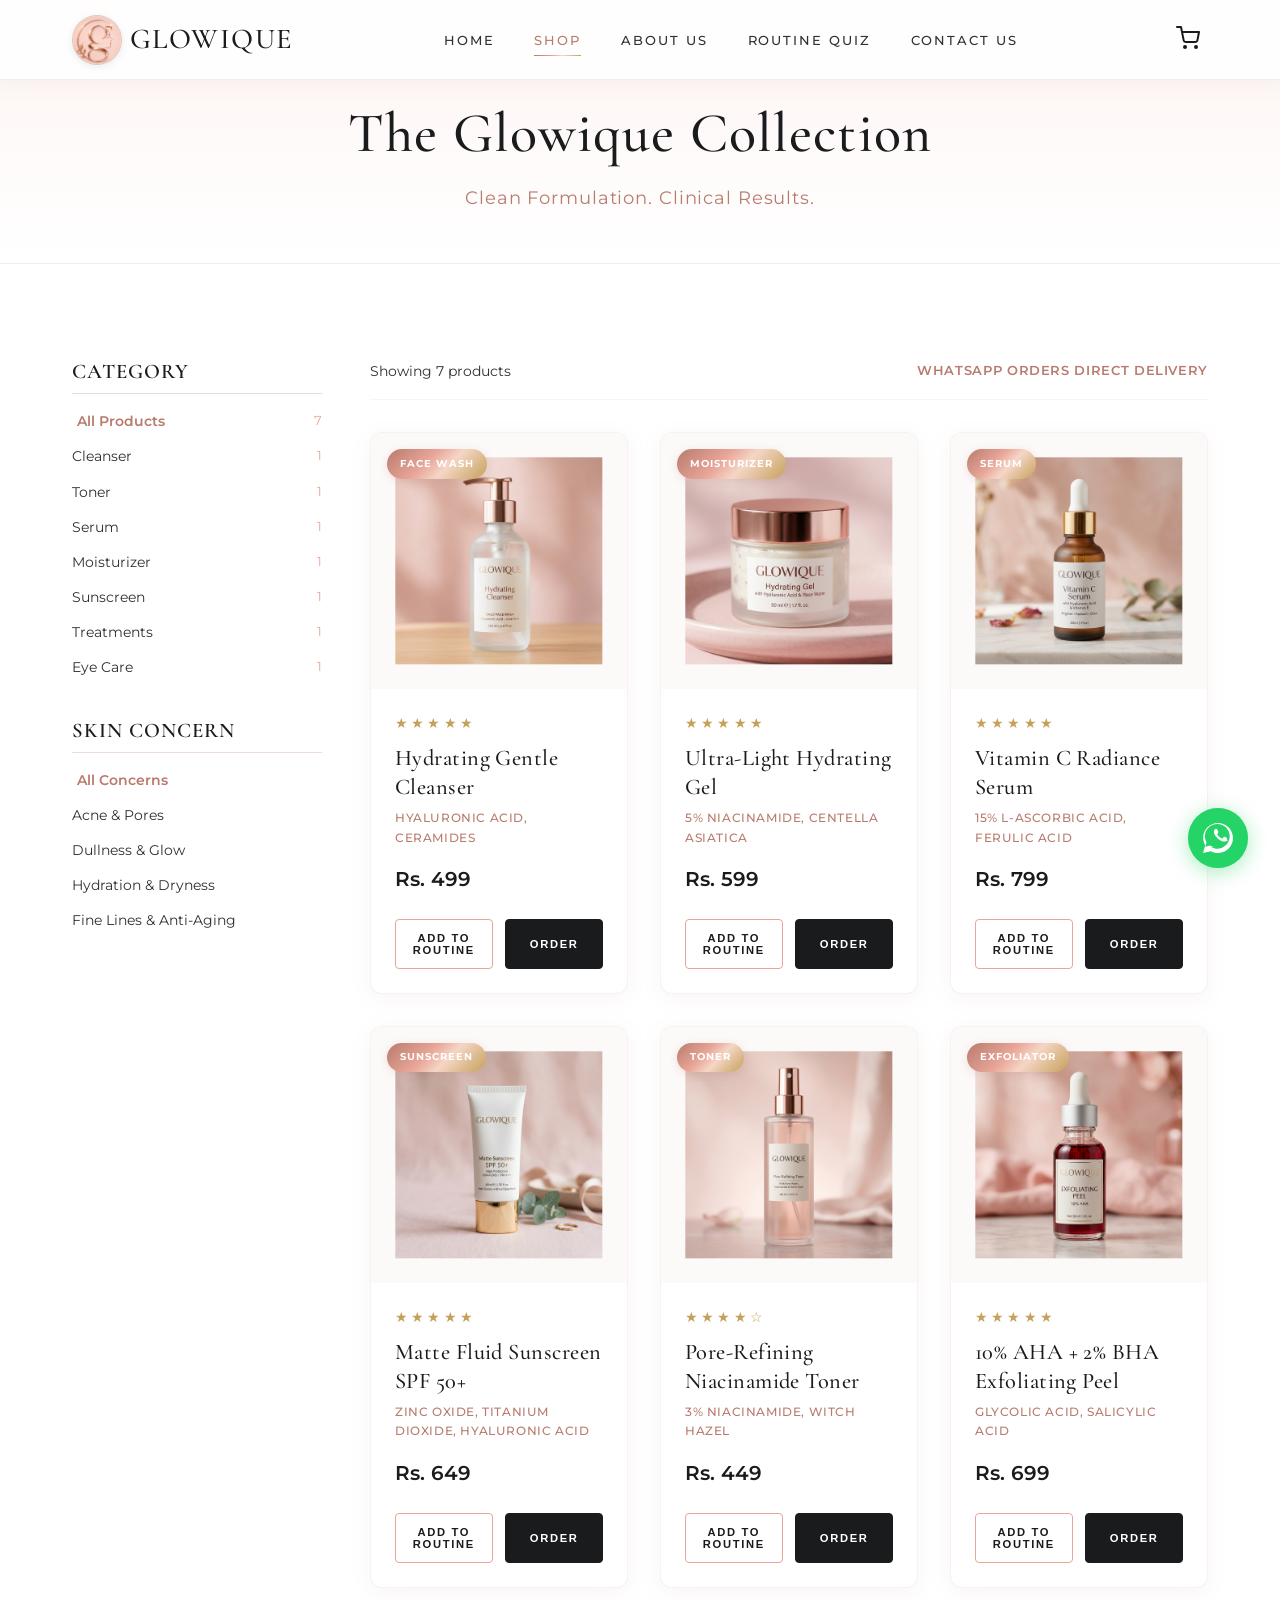
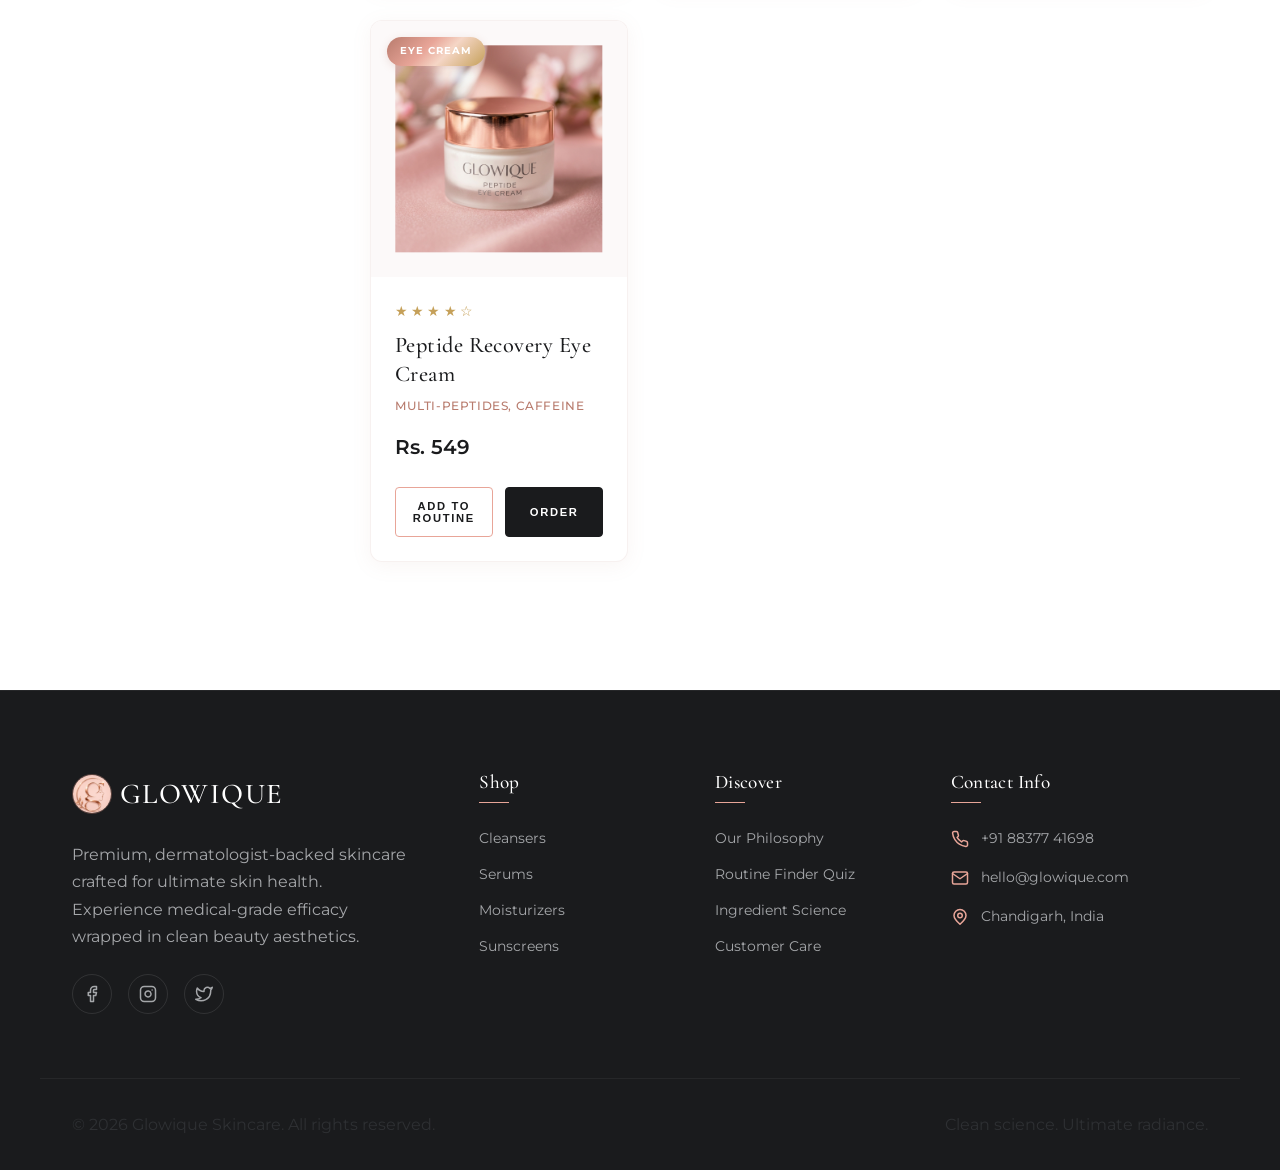
<file: shop.html>
<!DOCTYPE html>
<html lang="en">
<head>
  <meta charset="UTF-8">
  <meta name="viewport" content="width=device-width, initial-scale=1.0">
  <title>Shop Collection | Glowique Skincare</title>
  <meta name="description" content="Browse our complete medical-grade clean skincare collection. Face washes, moisturizers, active serums, mineral sunscreens, and treatments.">
  <link rel="stylesheet" href="shared_style.css">
  <link rel="icon" type="image/png" href="logo.png">
  <style>
    /* Shop Header Banner */
    .shop-header {
      background: linear-gradient(180deg, var(--color-rose-light) 0%, var(--color-white) 100%);
      padding: 100px 0 50px;
      text-align: center;
      border-bottom: 1px solid rgba(234, 220, 218, 0.4);
    }
    
    .shop-header h1 {
      font-size: 3.5rem;
      margin-bottom: 1rem;
    }

    .shop-header p {
      font-size: 1.1rem;
      color: var(--color-rose-dark);
      letter-spacing: 0.05em;
    }

    /* Shop Content Layout */
    .shop-layout {
      display: grid;
      grid-template-columns: 250px 1fr;
      gap: 3rem;
      margin-top: 3rem;
    }

    /* Sidebar Filters */
    .filter-sidebar {
      position: sticky;
      top: 110px;
      height: fit-content;
    }

    .filter-section {
      margin-bottom: 2.5rem;
    }

    .filter-title {
      font-size: 1.3rem;
      font-weight: 600;
      margin-bottom: 1rem;
      color: var(--color-charcoal);
      border-bottom: 1px solid var(--color-border);
      padding-bottom: 0.5rem;
      text-transform: uppercase;
      letter-spacing: 0.05em;
    }

    .filter-list {
      list-style: none;
      display: flex;
      flex-direction: column;
      gap: 0.8rem;
    }

    .filter-item button {
      background: none;
      border: none;
      font-family: var(--font-sans);
      font-size: 0.85rem;
      color: var(--color-charcoal-light);
      cursor: pointer;
      padding: 0.2rem 0;
      transition: var(--transition);
      display: flex;
      justify-content: space-between;
      width: 100%;
      text-align: left;
    }

    .filter-item button:hover,
    .filter-item.active button {
      color: var(--color-rose-dark);
      font-weight: 600;
      padding-left: 5px;
    }

    .filter-count {
      color: var(--color-rose);
      font-weight: 400;
      font-size: 0.8rem;
    }

    /* Products Grid Area */
    .shop-products {
      display: flex;
      flex-direction: column;
      gap: 2rem;
    }

    .shop-results-bar {
      display: flex;
      justify-content: space-between;
      align-items: center;
      padding-bottom: 1rem;
      border-bottom: 1px solid rgba(234, 220, 218, 0.3);
      font-size: 0.9rem;
      color: var(--color-charcoal-light);
    }

    .grid-container {
      display: grid;
      grid-template-columns: repeat(3, 1fr);
      gap: 2rem;
    }

    /* Quick View Modal styling */
    .modal-overlay {
      position: fixed;
      top: 0;
      left: 0;
      width: 100%;
      height: 100%;
      background: rgba(26, 27, 29, 0.45);
      backdrop-filter: blur(8px);
      z-index: 2000;
      display: flex;
      align-items: center;
      justify-content: center;
      opacity: 0;
      visibility: hidden;
      transition: var(--transition);
    }

    .modal-overlay.open {
      opacity: 1;
      visibility: visible;
    }

    .modal-container {
      background: var(--color-white);
      border-radius: var(--border-radius);
      max-width: 800px;
      width: 90%;
      padding: 3rem;
      position: relative;
      box-shadow: var(--shadow-medium);
      transform: translateY(30px);
      transition: var(--transition);
    }

    .modal-overlay.open .modal-container {
      transform: translateY(0);
    }

    .modal-close {
      position: absolute;
      top: 1.5rem;
      right: 1.5rem;
      background: none;
      border: none;
      cursor: pointer;
      color: var(--color-charcoal);
      transition: var(--transition);
    }

    .modal-close:hover {
      transform: rotate(90deg);
      color: var(--color-rose-dark);
    }

    .modal-content {
      display: grid;
      grid-template-columns: 1fr 1.2fr;
      gap: 3rem;
      align-items: center;
    }

    .modal-img-wrapper {
      background: var(--color-rose-light);
      border-radius: var(--border-radius);
      padding: 2rem;
      display: flex;
      align-items: center;
      justify-content: center;
    }

    .modal-img {
      width: 100%;
      max-height: 300px;
      object-fit: contain;
    }

    .modal-details h3 {
      font-size: 2.2rem;
      margin-bottom: 0.5rem;
    }

    .modal-price {
      font-size: 1.4rem;
      font-weight: 600;
      color: var(--color-charcoal);
      margin-bottom: 1.5rem;
    }

    .modal-desc {
      font-size: 0.95rem;
      margin-bottom: 1.5rem;
      color: var(--color-charcoal-light);
    }

    .modal-meta-row {
      margin-bottom: 1rem;
      font-size: 0.85rem;
    }

    .modal-meta-row strong {
      color: var(--color-charcoal);
    }

    .modal-actions {
      display: flex;
      gap: 1rem;
      margin-top: 2rem;
    }

    .modal-actions .btn {
      flex: 1;
    }

    /* Responsiveness */
    @media (max-width: 1024px) {
      .grid-container {
        grid-template-columns: repeat(2, 1fr);
      }
    }

    @media (max-width: 768px) {
      .shop-layout {
        grid-template-columns: 1fr;
      }
      .filter-sidebar {
        position: relative;
        top: 0;
        margin-bottom: 2rem;
      }
      .filter-section {
        margin-bottom: 1.5rem;
      }
      .grid-container {
        grid-template-columns: 1fr;
      }
      .modal-content {
        grid-template-columns: 1fr;
        gap: 1.5rem;
      }
      .modal-container {
        padding: 2rem;
      }
    }
  </style>
</head>
<body>

  <!-- HEADER -->
  <header>
    <div class="container nav-container">
      <a href="index.html" class="logo-link">
        <img src="logo.png" alt="Glowique Logo" class="logo-img">
        <span class="logo-text">GLOWIQUE</span>
      </a>
      
      <nav>
        <ul>
          <li><a href="index.html">Home</a></li>
          <li><a href="shop.html" class="active">Shop</a></li>
          <li><a href="about.html">About Us</a></li>
          <li><a href="quiz.html">Routine Quiz</a></li>
          <li><a href="contact.html">Contact Us</a></li>
        </ul>
      </nav>

      <div class="nav-actions">
        <button class="cart-icon-btn" aria-label="Open Routine Cart">
          <svg xmlns="http://www.w3.org/2000/svg" width="24" height="24" viewBox="0 0 24 24" fill="none" stroke="currentColor" stroke-width="2" stroke-linecap="round" stroke-linejoin="round"><circle cx="9" cy="21" r="1"/><circle cx="20" cy="21" r="1"/><path d="M1 1h4l2.68 13.39a2 2 0 0 0 2 1.61h9.72a2 2 0 0 0 2-1.61L23 6H6"/></svg>
          <span class="cart-count">0</span>
        </button>
        <button class="mobile-menu-btn" aria-label="Toggle Menu">
          <svg xmlns="http://www.w3.org/2000/svg" width="24" height="24" viewBox="0 0 24 24" fill="none" stroke="currentColor" stroke-width="2" stroke-linecap="round" stroke-linejoin="round"><line x1="3" y1="12" x2="21" y2="12"></line><line x1="3" y1="6" x2="21" y2="6"></line><line x1="3" y1="18" x2="21" y2="18"></line></svg>
        </button>
      </div>
    </div>
  </header>

  <!-- SHOP HEADER BANNER -->
  <section class="shop-header">
    <div class="container">
      <h1>The Glowique Collection</h1>
      <p>Clean Formulation. Clinical Results.</p>
    </div>
  </section>

  <!-- SHOP MAIN CONTAINER -->
  <main class="container section-padding" style="padding-top: 3rem;">
    <div class="shop-layout">
      
      <!-- SIDEBAR FILTERS -->
      <aside class="filter-sidebar">
        
        <!-- Category Filter -->
        <div class="filter-section">
          <h3 class="filter-title">Category</h3>
          <ul class="filter-list" id="category-filters">
            <li class="filter-item active" data-filter="all">
              <button>All Products <span class="filter-count" id="count-all">0</span></button>
            </li>
            <li class="filter-item" data-filter="Cleanser">
              <button>Cleanser <span class="filter-count" id="count-cleanser">0</span></button>
            </li>
            <li class="filter-item" data-filter="Toner">
              <button>Toner <span class="filter-count" id="count-toner">0</span></button>
            </li>
            <li class="filter-item" data-filter="Serum">
              <button>Serum <span class="filter-count" id="count-serum">0</span></button>
            </li>
            <li class="filter-item" data-filter="Moisturizer">
              <button>Moisturizer <span class="filter-count" id="count-moisturizer">0</span></button>
            </li>
            <li class="filter-item" data-filter="Sunscreen">
              <button>Sunscreen <span class="filter-count" id="count-sunscreen">0</span></button>
            </li>
            <li class="filter-item" data-filter="Exfoliator">
              <button>Treatments <span class="filter-count" id="count-exfoliator">0</span></button>
            </li>
            <li class="filter-item" data-filter="Eye Cream">
              <button>Eye Care <span class="filter-count" id="count-eye">0</span></button>
            </li>
          </ul>
        </div>

        <!-- Skin Concern Filter -->
        <div class="filter-section">
          <h3 class="filter-title">Skin Concern</h3>
          <ul class="filter-list" id="concern-filters">
            <li class="filter-item active" data-concern="all">
              <button>All Concerns</button>
            </li>
            <li class="filter-item" data-concern="Acne">
              <button>Acne & Pores</button>
            </li>
            <li class="filter-item" data-concern="Glow">
              <button>Dullness & Glow</button>
            </li>
            <li class="filter-item" data-concern="Dryness">
              <button>Hydration & Dryness</button>
            </li>
            <li class="filter-item" data-concern="Aging">
              <button>Fine Lines & Anti-Aging</button>
            </li>
          </ul>
        </div>

      </aside>

      <!-- PRODUCTS AREA -->
      <section class="shop-products">
        <div class="shop-results-bar">
          <span id="results-text">Showing all products</span>
          <span style="font-size:0.8rem; font-weight:600; text-transform:uppercase; letter-spacing:0.05em; color:var(--color-rose-dark);">WhatsApp Orders Direct Delivery</span>
        </div>
        
        <div class="grid-container" id="products-grid-container">
          <!-- Rendered Dynamically by javascript -->
        </div>
      </section>

    </div>
  </main>

  <!-- QUICK VIEW MODAL -->
  <div class="modal-overlay" id="quickview-modal">
    <div class="modal-container">
      <button class="modal-close" id="modal-close-btn" aria-label="Close modal">
        <svg xmlns="http://www.w3.org/2000/svg" width="24" height="24" viewBox="0 0 24 24" fill="none" stroke="currentColor" stroke-width="2" stroke-linecap="round" stroke-linejoin="round"><line x1="18" y1="6" x2="6" y2="18"></line><line x1="6" y1="6" x2="18" y2="18"></line></svg>
      </button>
      <div class="modal-content" id="modal-content-details">
        <!-- Rendered dynamically -->
      </div>
    </div>
  </div>

  <!-- CART OVERLAY & PANEL -->
  <div class="cart-overlay">
    <div class="cart-panel">
      <div class="cart-header">
        <h3>My Skincare Routine</h3>
        <button class="cart-close-btn" aria-label="Close Cart">
          <svg xmlns="http://www.w3.org/2000/svg" width="24" height="24" viewBox="0 0 24 24" fill="none" stroke="currentColor" stroke-width="2" stroke-linecap="round" stroke-linejoin="round"><line x1="18" y1="6" x2="6" y2="18"></line><line x1="6" y1="6" x2="18" y2="18"></line></svg>
        </button>
      </div>
      <div class="cart-items-container">
        <!-- Rendered by shared_script.js -->
      </div>
      <div class="cart-footer">
        <div class="cart-total-row">
          <span>Subtotal</span>
          <span id="cart-total-value">Rs. 0</span>
        </div>
        <button class="btn btn-secondary cart-checkout-btn" onclick="checkoutCart()">
          <svg xmlns="http://www.w3.org/2000/svg" width="20" height="20" viewBox="0 0 24 24" fill="none" stroke="currentColor" stroke-width="2" stroke-linecap="round" stroke-linejoin="round" style="margin-right:8px;"><path d="M21 15a2 2 0 0 1-2 2H7l-4-4V5a2 2 0 0 1 2-2h14a2 2 0 0 1 2 2z"/></svg>
          Order Routine on WhatsApp
        </button>
      </div>
    </div>
  </div>

  <!-- FLOATING WHATSAPP BUTTON -->
  <a href="https://wa.me/918837741698?text=Hello%20Glowique!%20I%20have%20a%20skincare%20query%20and%20would%20like%20a%20dermatological%20consultation." target="_blank" class="whatsapp-float" aria-label="Chat on WhatsApp">
    <svg xmlns="http://www.w3.org/2000/svg" width="30" height="30" viewBox="0 0 24 24" fill="currentColor"><path d="M.057 24l1.687-6.163c-1.041-1.804-1.588-3.849-1.587-5.946C.06 5.348 5.397.01 12.008.01c3.202.001 6.212 1.246 8.477 3.513 2.262 2.268 3.507 5.28 3.505 8.484-.004 6.657-5.34 11.997-11.953 11.997-2.005-.001-3.973-.502-5.73-1.458L0 24zm6.59-4.846c1.6.95 3.188 1.449 4.793 1.451 5.48.002 9.938-4.438 9.941-9.923.001-2.656-1.03-5.153-2.903-7.03C16.586 1.777 14.09 .746 11.432.746 5.952.746 1.493 5.186 1.491 10.672c-.001 1.673.456 3.305 1.321 4.733l-.979 3.578 3.673-.96c1.5.819 3.018 1.25 4.542 1.251zm12.39-7.25c-.267-.134-1.586-.783-1.831-.873-.247-.089-.427-.134-.607.134-.18.269-.697.873-.854 1.05-.157.18-.314.202-.581.069-.267-.134-1.13-.417-2.153-1.331-.795-.709-1.332-1.584-1.488-1.853-.157-.269-.017-.414.118-.548.121-.12.267-.313.4-.469.134-.156.179-.268.268-.447.09-.179.045-.335-.022-.469-.067-.134-.607-1.46-.831-2.001-.219-.527-.459-.456-.607-.464-.157-.008-.337-.01-.517-.01-.18 0-.472.067-.719.336-.247.269-.944.923-.944 2.253s.966 2.613 1.101 2.793c.135.18 1.901 2.903 4.606 4.069.643.277 1.144.443 1.536.567.646.206 1.233.177 1.697.108.518-.077 1.586-.649 1.81-.1278.225-.63.225-1.168.157-1.257-.067-.09-.247-.135-.515-.269z"/></a >

  <!-- FOOTER -->
  <footer>
    <div class="container footer-grid">
      <div class="footer-about">
        <a href="index.html" class="footer-logo">
          <img src="logo.png" alt="Glowique Logo" style="height: 40px; width: 40px; border-radius: 50%; object-fit: cover; border: 1px solid rgba(184, 123, 109, 0.4);">
          <span class="logo-text" style="color: var(--color-white); margin-left: 0.5rem;">GLOWIQUE</span>
        </a>
        <p>Premium, dermatologist-backed skincare crafted for ultimate skin health. Experience medical-grade efficacy wrapped in clean beauty aesthetics.</p>
        <div class="social-links">
          <a href="#" class="social-icon" aria-label="Facebook">
            <svg xmlns="http://www.w3.org/2000/svg" width="18" height="18" viewBox="0 0 24 24" fill="none" stroke="currentColor" stroke-width="2" stroke-linecap="round" stroke-linejoin="round"><path d="M18 2h-3a5 5 0 0 0-5 5v3H7v4h3v8h4v-8h3l1-4h-4V7a1 1 0 0 1 1-1h3z"/></svg>
          </a>
          <a href="#" class="social-icon" aria-label="Instagram">
            <svg xmlns="http://www.w3.org/2000/svg" width="18" height="18" viewBox="0 0 24 24" fill="none" stroke="currentColor" stroke-width="2" stroke-linecap="round" stroke-linejoin="round"><rect x="2" y="2" width="20" height="20" rx="5" ry="5"/><path d="M16 11.37A4 4 0 1 1 12.63 8 4 4 0 0 1 16 11.37z"/><line x1="17.5" y1="6.5" x2="17.51" y2="6.5"/></svg>
          </a>
          <a href="#" class="social-icon" aria-label="Twitter">
            <svg xmlns="http://www.w3.org/2000/svg" width="18" height="18" viewBox="0 0 24 24" fill="none" stroke="currentColor" stroke-width="2" stroke-linecap="round" stroke-linejoin="round"><path d="M23 3a10.9 10.9 0 0 1-3.14 1.53 4.48 4.48 0 0 0-7.86 3v1A10.66 10.66 0 0 1 3 4s-4 9 5 13a11.64 11.64 0 0 1-7 2c9 5 20 0 20-11.5a4.5 4.5 0 0 0-.08-.83A7.72 7.72 0 0 0 23 3z"/></svg>
          </a>
        </div>
      </div>
      
      <div>
        <h3 class="footer-heading">Shop</h3>
        <ul class="footer-links">
          <li><a href="shop.html?category=Cleanser">Cleansers</a></li>
          <li><a href="shop.html?category=Serum">Serums</a></li>
          <li><a href="shop.html?category=Moisturizer">Moisturizers</a></li>
          <li><a href="shop.html?category=Sunscreen">Sunscreens</a></li>
        </ul>
      </div>

      <div>
        <h3 class="footer-heading">Discover</h3>
        <ul class="footer-links">
          <li><a href="about.html">Our Philosophy</a></li>
          <li><a href="quiz.html">Routine Finder Quiz</a></li>
          <li><a href="about.html#science">Ingredient Science</a></li>
          <li><a href="contact.html">Customer Care</a></li>
        </ul>
      </div>

      <div>
        <h3 class="footer-heading">Contact Info</h3>
        <ul class="footer-contact">
          <li>
            <svg xmlns="http://www.w3.org/2000/svg" width="18" height="18" viewBox="0 0 24 24" fill="none" stroke="currentColor" stroke-width="2" stroke-linecap="round" stroke-linejoin="round"><path d="M22 16.92v3a2 2 0 0 1-2.18 2 19.79 19.79 0 0 1-8.63-3.07 19.5 19.5 0 0 1-6-6 19.79 19.79 0 0 1-3.07-8.67A2 2 0 0 1 4.11 2h3a2 2 0 0 1 2 1.72 12.84 12.84 0 0 0 .7 2.81 2 2 0 0 1-.45 2.11L8.09 9.91a16 16 0 0 0 6 6l1.27-1.27a2 2 0 0 1 2.11-.45 12.84 12.84 0 0 0 2.81.7A2 2 0 0 1 22 16.92z"/></svg>
            <span>+91 88377 41698</span>
          </li>
          <li>
            <svg xmlns="http://www.w3.org/2000/svg" width="18" height="18" viewBox="0 0 24 24" fill="none" stroke="currentColor" stroke-width="2" stroke-linecap="round" stroke-linejoin="round"><path d="M4 4h16c1.1 0 2 .9 2 2v12c0 1.1-.9 2-2 2H4c-1.1 0-2-.9-2-2V6c0-1.1.9-2 2-2z"/><polyline points="22,6 12,13 2,6"/></svg>
            <span>hello@glowique.com</span>
          </li>
          <li>
            <svg xmlns="http://www.w3.org/2000/svg" width="18" height="18" viewBox="0 0 24 24" fill="none" stroke="currentColor" stroke-width="2" stroke-linecap="round" stroke-linejoin="round"><circle cx="12" cy="10" r="3"/><path d="M12 21.7C17.3 17 20 13 20 10a8 8 0 1 0-16 0c0 3 2.7 7 8 11.7z"/></svg>
            <span>Chandigarh, India</span>
          </li>
        </ul>
      </div>
    </div>
    
    <div class="container footer-bottom">
      <p>&copy; 2026 Glowique Skincare. All rights reserved.</p>
      <p>Clean science. Ultimate radiance.</p>
    </div>
  </footer>

  <script src="shared_script.js"></script>
  <script>
    let activeFilter = 'all';
    let activeConcern = 'all';

    // Map concerns to products
    const concernMap = {
      'Acne': [2, 5, 6],       // Gel, Toner, Peel
      'Glow': [3, 5, 6],       // Serum, Toner, Peel
      'Dryness': [1, 2, 4],    // Cleanser, Gel, Sunscreen
      'Aging': [3, 7]          // Serum, Eye Cream
    };

    function renderProducts() {
      const container = document.getElementById('products-grid-container');
      const resultsText = document.getElementById('results-text');
      if (!container) return;

      // Filter products
      let filtered = products;

      // Category filter
      if (activeFilter !== 'all') {
        filtered = filtered.filter(p => p.category === activeFilter);
      }

      // Concern filter
      if (activeConcern !== 'all') {
        const allowedIds = concernMap[activeConcern] || [];
        filtered = filtered.filter(p => allowedIds.includes(p.id));
      }

      resultsText.textContent = `Showing ${filtered.length} product${filtered.length === 1 ? '' : 's'}`;

      if (filtered.length === 0) {
        container.innerHTML = `
          <div style="grid-column: 1/-1; text-align: center; padding: 5rem 0;">
            <p>No products match your active filters.</p>
            <button class="btn btn-outline" onclick="resetFilters()" style="margin-top:1.5rem;">Reset Filters</button>
          </div>
        `;
        return;
      }

      container.innerHTML = filtered.map(item => `
        <div class="product-card fade-in appear" style="animation: fadeIn 0.5s ease;">
          <div class="product-img-container" onclick="openQuickView(${item.id})">
            <span class="product-badge">${item.tag}</span>
            <img src="${item.img}" alt="${item.name}" class="product-img">
          </div>
          <div class="product-info">
            <div class="product-rating">
              ${Array.from({ length: 5 }).map((_, i) => `<span>${i < item.rating ? '★' : '☆'}</span>`).join('')}
            </div>
            <h3 class="product-title" onclick="openQuickView(${item.id})" style="cursor:pointer;">${item.name}</h3>
            <div class="product-ingredients">${item.ingredients}</div>
            <div class="product-price">Rs. ${item.price}</div>
            <div class="product-actions">
              <button class="btn btn-outline" onclick="addToCart(${item.id})">Add to Routine</button>
              <button class="btn btn-primary" onclick="orderSingle(${item.id})">Order</button>
            </div>
          </div>
        </div>
      `).join('');
    }

    function updateSidebarCount() {
      // All count
      document.getElementById('count-all').textContent = products.length;
      
      // Category counts
      document.getElementById('count-cleanser').textContent = products.filter(p => p.category === 'Cleanser').length;
      document.getElementById('count-toner').textContent = products.filter(p => p.category === 'Toner').length;
      document.getElementById('count-serum').textContent = products.filter(p => p.category === 'Serum').length;
      document.getElementById('count-moisturizer').textContent = products.filter(p => p.category === 'Moisturizer').length;
      document.getElementById('count-sunscreen').textContent = products.filter(p => p.category === 'Sunscreen').length;
      document.getElementById('count-exfoliator').textContent = products.filter(p => p.category === 'Exfoliator').length;
      document.getElementById('count-eye').textContent = products.filter(p => p.category === 'Eye Cream').length;
    }

    function resetFilters() {
      activeFilter = 'all';
      activeConcern = 'all';
      
      // Update UI active states
      document.querySelectorAll('#category-filters .filter-item').forEach(el => el.classList.remove('active'));
      document.querySelector('#category-filters [data-filter="all"]').classList.add('active');

      document.querySelectorAll('#concern-filters .filter-item').forEach(el => el.classList.remove('active'));
      document.querySelector('#concern-filters [data-concern="all"]').classList.add('active');

      renderProducts();
    }

    /* --- QUICK VIEW MODAL LOGIC --- */
    function openQuickView(id) {
      const product = products.find(p => p.id === id);
      if (!product) return;

      const modal = document.getElementById('quickview-modal');
      const details = document.getElementById('modal-content-details');

      details.innerHTML = `
        <div class="modal-img-wrapper">
          <img src="${product.img}" alt="${product.name}" class="modal-img">
        </div>
        <div class="modal-details">
          <h3>${product.name}</h3>
          <div class="product-rating" style="margin-bottom:1rem;">
            ${Array.from({ length: 5 }).map((_, i) => `<span>${i < product.rating ? '★' : '☆'}</span>`).join('')}
          </div>
          <div class="modal-price">Rs. ${product.price}</div>
          <p class="modal-desc">${product.desc}</p>
          <div class="modal-meta-row">
            <strong>Active Ingredients:</strong> ${product.ingredients}
          </div>
          <div class="modal-meta-row">
            <strong>Category:</strong> ${product.category}
          </div>
          <div class="modal-meta-row">
            <strong>Skin Compatibility:</strong> Dermatologist Formulated for All Skin Types
          </div>
          <div class="modal-actions">
            <button class="btn btn-outline" onclick="addToCart(${product.id}); closeQuickView();">Add to Routine</button>
            <button class="btn btn-primary" onclick="orderSingle(${product.id}); closeQuickView();">Order via WhatsApp</button>
          </div>
        </div>
      `;

      modal.classList.add('open');
    }

    function closeQuickView() {
      const modal = document.getElementById('quickview-modal');
      if (modal) modal.classList.remove('open');
    }

    document.addEventListener('DOMContentLoaded', () => {
      // Read query params for category direct links
      const urlParams = new URLSearchParams(window.location.search);
      const catParam = urlParams.get('category');
      const concernParam = urlParams.get('concern');

      if (catParam) {
        activeFilter = catParam;
        document.querySelectorAll('#category-filters .filter-item').forEach(el => {
          if (el.getAttribute('data-filter') === catParam) {
            el.classList.add('active');
          } else {
            el.classList.remove('active');
          }
        });
      }

      if (concernParam) {
        activeConcern = concernParam;
        document.querySelectorAll('#concern-filters .filter-item').forEach(el => {
          if (el.getAttribute('data-concern') === concernParam) {
            el.classList.add('active');
          } else {
            el.classList.remove('active');
          }
        });
      }

      updateSidebarCount();
      renderProducts();

      // Bind filter clicks
      document.querySelectorAll('#category-filters .filter-item').forEach(el => {
        el.addEventListener('click', () => {
          document.querySelectorAll('#category-filters .filter-item').forEach(item => item.classList.remove('active'));
          el.classList.add('active');
          activeFilter = el.getAttribute('data-filter');
          renderProducts();
        });
      });

      document.querySelectorAll('#concern-filters .filter-item').forEach(el => {
        el.addEventListener('click', () => {
          document.querySelectorAll('#concern-filters .filter-item').forEach(item => item.classList.remove('active'));
          el.classList.add('active');
          activeConcern = el.getAttribute('data-concern');
          renderProducts();
        });
      });

      // Bind modal close
      const modal = document.getElementById('quickview-modal');
      const modalClose = document.getElementById('modal-close-btn');
      if (modalClose) {
        modalClose.addEventListener('click', closeQuickView);
      }
      if (modal) {
        modal.addEventListener('click', (e) => {
          if (e.target === modal) closeQuickView();
        });
      }
    });
  </script>
</body>
</html>
</file>
<file: shared_style.css>
@import url('https://fonts.googleapis.com/css2?family=Cormorant+Garamond:ital,wght@0,300;0,400;0,500;0,600;0,700;1,400&family=Montserrat:wght@300;400;500;600;700&display=swap');

/* --- LUXURY DESIGN SYSTEM VARIABLES --- */
:root {
  /* Color Palette */
  --color-rose-light: #FDF4F2;        /* Light rose base */
  --color-rose: #E8A598;              /* Core brand rose pink */
  --color-rose-dark: #B87B6D;         /* Darker rose for text/contrast */
  --color-gold: #C5A059;              /* Muted solid brand gold */
  --color-gold-bright: #F5D6C6;       /* Highlight gold accent */
  --color-charcoal: #1A1B1D;          /* Premium dark grey / text */
  --color-charcoal-light: #2E3033;    /* Secondary grey for cards */
  --color-white: #FFFFFF;
  --color-offwhite: #FAF6F5;
  --color-border: #EADCDA;
  
  /* Gradients */
  --gradient-rose-gold: linear-gradient(135deg, #B87B6D 0%, #E8A598 40%, #F5D6C6 60%, #C5A059 100%);
  --gradient-gold: linear-gradient(135deg, #A8823D 0%, #D4AF37 40%, #FFF5D1 60%, #C5A059 100%);
  --gradient-dark: linear-gradient(135deg, #1A1B1D 0%, #2E3033 100%);
  --gradient-bg: linear-gradient(180deg, #FFFFFF 0%, #FDF4F2 100%);

  /* Typography */
  --font-serif: 'Cormorant Garamond', serif;
  --font-sans: 'Montserrat', sans-serif;

  /* Shadows */
  --shadow-subtle: 0 4px 20px rgba(184, 123, 109, 0.08);
  --shadow-medium: 0 10px 30px rgba(184, 123, 109, 0.12);
  --shadow-glass: 0 8px 32px 0 rgba(26, 27, 29, 0.04);

  /* Layout */
  --max-width: 1200px;
  --header-height: 80px;
  --border-radius: 12px;
  --transition: all 0.4s cubic-bezier(0.25, 1, 0.5, 1);
}

/* --- BASE STYLES --- */
* {
  box-sizing: border-box;
  margin: 0;
  padding: 0;
}

html {
  scroll-behavior: smooth;
}

body {
  font-family: var(--font-sans);
  background-color: var(--color-white);
  color: var(--color-charcoal);
  line-height: 1.6;
  font-weight: 400;
  overflow-x: hidden;
}

/* --- TYPOGRAPHY --- */
h1, h2, h3, h4, h5, h6 {
  font-family: var(--font-serif);
  font-weight: 500;
  letter-spacing: 0.02em;
  line-height: 1.2;
}

h1 {
  font-size: 3.5rem;
}

h2 {
  font-size: 2.8rem;
  text-align: center;
  position: relative;
  margin-bottom: 3rem;
  color: var(--color-charcoal);
}

/* Elegant gold/rose underline for headings */
h2::after {
  content: '';
  display: block;
  width: 60px;
  height: 2px;
  background: var(--gradient-rose-gold);
  margin: 0.8rem auto 0;
}

p {
  font-size: 1rem;
  color: var(--color-charcoal-light);
  line-height: 1.7;
}

a {
  text-decoration: none;
  color: inherit;
  transition: var(--transition);
}

/* --- CONTAINER & GRID --- */
.container {
  max-width: var(--max-width);
  margin: 0 auto;
  padding: 0 2rem;
  width: 100%;
}

.section-padding {
  padding-top: 8rem;
  padding-bottom: 8rem;
}

/* --- BUTTONS --- */
.btn {
  display: inline-flex;
  align-items: center;
  justify-content: center;
  padding: 1rem 2.2rem;
  font-size: 0.85rem;
  font-weight: 600;
  text-transform: uppercase;
  letter-spacing: 0.15em;
  border-radius: 4px;
  cursor: pointer;
  transition: var(--transition);
  position: relative;
  overflow: hidden;
  border: 1px solid transparent;
}

.btn-primary {
  background-color: var(--color-charcoal);
  color: var(--color-white);
  border-color: var(--color-charcoal);
}

.btn-primary::after {
  content: '';
  position: absolute;
  top: 0;
  left: -100%;
  width: 100%;
  height: 100%;
  background: linear-gradient(90deg, transparent, rgba(255, 255, 255, 0.2), transparent);
  transition: 0.5s;
}

.btn-primary:hover::after {
  left: 100%;
}

.btn-primary:hover {
  background-color: transparent;
  color: var(--color-charcoal);
  border-color: var(--color-charcoal);
  transform: translateY(-2px);
}

.btn-secondary {
  background: var(--gradient-rose-gold);
  color: var(--color-white);
  border: none;
  box-shadow: 0 4px 15px rgba(232, 165, 152, 0.4);
}

.btn-secondary:hover {
  transform: translateY(-2px);
  box-shadow: 0 6px 20px rgba(232, 165, 152, 0.6);
  opacity: 0.95;
}

.btn-outline {
  background-color: transparent;
  color: var(--color-charcoal);
  border-color: var(--color-rose);
}

.btn-outline:hover {
  background: var(--color-rose-light);
  border-color: var(--color-rose-dark);
  transform: translateY(-2px);
}

/* --- HEADER / NAVIGATION --- */
header {
  position: fixed;
  top: 0;
  left: 0;
  width: 100%;
  height: var(--header-height);
  z-index: 1000;
  transition: var(--transition);
  display: flex;
  align-items: center;
  background: rgba(255, 255, 255, 0.85);
  backdrop-filter: blur(20px);
  -webkit-backdrop-filter: blur(20px);
  box-shadow: var(--shadow-subtle);
  border-bottom: 1px solid rgba(234, 220, 218, 0.5);
}

header.scrolled {
  height: 70px;
}

.nav-container {
  display: flex;
  justify-content: space-between;
  align-items: center;
  width: 100%;
}

.logo-link {
  display: flex;
  align-items: center;
  height: 50px;
}

.logo-img {
  height: 100%;
  width: 50px; /* Force 1:1 ratio for circular crop */
  border-radius: 50%;
  object-fit: cover;
  border: 1.5px solid rgba(184, 123, 109, 0.4);
  box-shadow: 0 2px 8px rgba(26, 27, 29, 0.08);
  background-color: var(--color-rose-light);
}

.logo-text {
  font-family: var(--font-serif);
  font-size: 1.8rem;
  font-weight: 500;
  letter-spacing: 0.05em;
  margin-left: 0.5rem;
  color: var(--color-charcoal);
}

nav ul {
  display: flex;
  list-style: none;
  gap: 2.5rem;
}

nav a {
  font-size: 0.8rem;
  font-weight: 500;
  text-transform: uppercase;
  letter-spacing: 0.15em;
  color: var(--color-charcoal-light);
  padding: 0.5rem 0;
  position: relative;
}

nav a::after {
  content: '';
  position: absolute;
  bottom: 0;
  left: 0;
  width: 0;
  height: 1px;
  background: var(--gradient-rose-gold);
  transition: var(--transition);
}

nav a:hover::after,
nav a.active::after {
  width: 100%;
}

nav a:hover,
nav a.active {
  color: var(--color-rose-dark);
}

.nav-actions {
  display: flex;
  align-items: center;
  gap: 1.5rem;
}

.cart-icon-btn {
  background: none;
  border: none;
  cursor: pointer;
  position: relative;
  padding: 0.5rem;
  color: var(--color-charcoal);
  transition: var(--transition);
}

.cart-icon-btn:hover {
  color: var(--color-rose-dark);
  transform: scale(1.05);
}

.cart-count {
  position: absolute;
  top: -2px;
  right: -2px;
  background: var(--gradient-rose-gold);
  color: var(--color-white);
  font-size: 0.65rem;
  font-weight: 700;
  width: 18px;
  height: 18px;
  border-radius: 50%;
  display: flex;
  align-items: center;
  justify-content: center;
  box-shadow: 0 2px 8px rgba(184, 123, 109, 0.3);
}

/* Mobile Menu Toggle */
.mobile-menu-btn {
  display: none;
  background: none;
  border: none;
  cursor: pointer;
  padding: 0.5rem;
  color: var(--color-charcoal);
}

/* --- FOOTER --- */
footer {
  background-color: var(--color-charcoal);
  color: var(--color-offwhite);
  padding: 5rem 0 2rem;
  font-size: 0.9rem;
  border-top: 1px solid rgba(255, 255, 255, 0.05);
}

.footer-grid {
  display: grid;
  grid-template-columns: 2fr 1fr 1fr 1.5fr;
  gap: 4rem;
  margin-bottom: 4rem;
}

.footer-logo {
  display: flex;
  align-items: center;
  margin-bottom: 1.5rem;
}

.footer-logo .logo-text {
  color: var(--color-white);
}

.footer-about p {
  color: #A5A7AA;
  margin-bottom: 1.5rem;
}

.social-links {
  display: flex;
  gap: 1rem;
}

.social-icon {
  width: 40px;
  height: 40px;
  border-radius: 50%;
  border: 1px solid rgba(255, 255, 255, 0.1);
  display: flex;
  align-items: center;
  justify-content: center;
  color: #A5A7AA;
  transition: var(--transition);
}

.social-icon:hover {
  border-color: var(--color-rose);
  color: var(--color-rose);
  transform: translateY(-3px);
}

.footer-heading {
  font-size: 1.2rem;
  margin-bottom: 1.5rem;
  color: var(--color-white);
  position: relative;
}

.footer-heading::after {
  content: '';
  display: block;
  width: 30px;
  height: 1px;
  background-color: var(--color-rose);
  margin-top: 0.5rem;
}

.footer-links {
  list-style: none;
}

.footer-links li {
  margin-bottom: 0.8rem;
}

.footer-links a {
  color: #A5A7AA;
}

.footer-links a:hover {
  color: var(--color-rose);
  padding-left: 5px;
}

.footer-contact li {
  display: flex;
  align-items: center;
  gap: 0.8rem;
  margin-bottom: 1rem;
  color: #A5A7AA;
}

.footer-contact svg {
  color: var(--color-rose);
  flex-shrink: 0;
}

.footer-bottom {
  border-top: 1px solid rgba(255, 255, 255, 0.05);
  padding-top: 2rem;
  display: flex;
  justify-content: space-between;
  align-items: center;
  color: #6C6F73;
  font-size: 0.8rem;
}

/* --- FLOATING WHATSAPP BUTTON --- */
.whatsapp-float {
  position: fixed;
  bottom: 2rem;
  right: 2rem;
  background-color: #25D366;
  color: var(--color-white);
  width: 60px;
  height: 60px;
  border-radius: 50%;
  display: flex;
  align-items: center;
  justify-content: center;
  box-shadow: 0 4px 20px rgba(37, 211, 102, 0.4);
  z-index: 999;
  transition: var(--transition);
}

.whatsapp-float:hover {
  transform: scale(1.1) rotate(10deg);
  box-shadow: 0 6px 25px rgba(37, 211, 102, 0.6);
}

.whatsapp-float::before {
  content: '';
  position: absolute;
  width: 100%;
  height: 100%;
  background-color: rgba(37, 211, 102, 0.3);
  border-radius: 50%;
  z-index: -1;
  animation: pulse 2s infinite;
}

@keyframes pulse {
  0% { transform: scale(1); opacity: 1; }
  100% { transform: scale(1.5); opacity: 0; }
}

/* --- COMPONENT: PRODUCT CARDS --- */
.product-card {
  background: var(--color-white);
  border-radius: var(--border-radius);
  border: 1px solid rgba(234, 220, 218, 0.4);
  overflow: hidden;
  box-shadow: var(--shadow-subtle);
  transition: var(--transition);
  position: relative;
  display: flex;
  flex-direction: column;
}

.product-card:hover {
  transform: translateY(-8px);
  box-shadow: var(--shadow-medium);
  border-color: var(--color-rose);
}

.product-img-container {
  position: relative;
  padding-top: 100%; /* 1:1 Aspect Ratio */
  background: #FCF9F9;
  overflow: hidden;
}

.product-img {
  position: absolute;
  top: 50%;
  left: 50%;
  transform: translate(-50%, -50%) scale(0.9);
  width: 90%;
  height: 90%;
  object-fit: contain;
  transition: var(--transition);
}

.product-card:hover .product-img {
  transform: translate(-50%, -50%) scale(0.95);
}

.product-badge {
  position: absolute;
  top: 1rem;
  left: 1rem;
  background: var(--gradient-rose-gold);
  color: var(--color-white);
  font-size: 0.65rem;
  font-weight: 700;
  text-transform: uppercase;
  letter-spacing: 0.1em;
  padding: 0.4rem 0.8rem;
  border-radius: 20px;
  box-shadow: 0 2px 8px rgba(184, 123, 109, 0.2);
  z-index: 10; /* Ensure badge layers on top of absolute product image */
}

.product-info {
  padding: 1.5rem;
  display: flex;
  flex-direction: column;
  flex-grow: 1;
}

.product-rating {
  display: flex;
  color: var(--color-gold);
  gap: 0.2rem;
  font-size: 0.85rem;
  margin-bottom: 0.5rem;
}

.product-title {
  font-size: 1.4rem;
  line-height: 1.3;
  margin-bottom: 0.5rem;
  color: var(--color-charcoal);
  height: 3.6rem; /* Fits exactly 2 lines at 1.3 line-height (1.4 * 1.3 * 2 = 3.64rem) */
  display: -webkit-box;
  -webkit-line-clamp: 2;
  -webkit-box-orient: vertical;
  overflow: hidden;
}

.product-ingredients {
  font-size: 0.75rem;
  color: var(--color-rose-dark);
  font-weight: 500;
  margin-bottom: 1rem;
  text-transform: uppercase;
  letter-spacing: 0.05em;
}

.product-price {
  font-size: 1.25rem;
  font-weight: 600;
  color: var(--color-charcoal);
  margin-bottom: 1.5rem;
}

.product-actions {
  display: flex;
  gap: 0.8rem;
  margin-top: auto;
}

.product-actions .btn {
  flex: 1;
  padding: 0.75rem 1rem;
  font-size: 0.7rem;
}

/* --- COMPONENT: MINI-CART PANEL --- */
.cart-overlay {
  position: fixed;
  top: 0;
  left: 0;
  width: 100%;
  height: 100%;
  background: rgba(26, 27, 29, 0.4);
  backdrop-filter: blur(5px);
  z-index: 1001;
  opacity: 0;
  visibility: hidden;
  transition: var(--transition);
}

.cart-overlay.open {
  opacity: 1;
  visibility: visible;
}

.cart-panel {
  position: fixed;
  top: 0;
  right: -450px;
  width: 450px;
  max-width: 100%;
  height: 100%;
  background: var(--color-white);
  box-shadow: -10px 0 30px rgba(0, 0, 0, 0.1);
  z-index: 1002;
  display: flex;
  flex-direction: column;
  transition: var(--transition);
}

.cart-overlay.open .cart-panel {
  right: 0;
}

.cart-header {
  padding: 2rem;
  border-bottom: 1px solid var(--color-border);
  display: flex;
  justify-content: space-between;
  align-items: center;
}

.cart-header h3 {
  font-size: 1.8rem;
}

.cart-close-btn {
  background: none;
  border: none;
  cursor: pointer;
  color: var(--color-charcoal);
  transition: var(--transition);
}

.cart-close-btn:hover {
  transform: rotate(90deg) scale(1.1);
  color: var(--color-rose-dark);
}

.cart-items-container {
  flex-grow: 1;
  overflow-y: auto;
  padding: 2rem;
  display: flex;
  flex-direction: column;
  gap: 1.5rem;
}

.cart-empty-message {
  text-align: center;
  color: var(--color-medium-grey);
  margin-top: 5rem;
}

.cart-item {
  display: flex;
  gap: 1rem;
  align-items: center;
  border-bottom: 1px solid rgba(234, 220, 218, 0.3);
  padding-bottom: 1.5rem;
}

.cart-item-img {
  width: 70px;
  height: 70px;
  border-radius: var(--border-radius);
  background: var(--color-rose-light);
  padding: 5px;
  object-fit: contain;
}

.cart-item-details {
  flex-grow: 1;
}

.cart-item-title {
  font-family: var(--font-serif);
  font-size: 1.15rem;
  margin-bottom: 0.2rem;
}

.cart-item-price {
  font-weight: 600;
  font-size: 0.95rem;
}

.cart-item-quantity {
  display: flex;
  align-items: center;
  gap: 0.8rem;
  margin-top: 0.5rem;
}

.quantity-btn {
  background: var(--color-rose-light);
  border: none;
  width: 24px;
  height: 24px;
  border-radius: 50%;
  display: flex;
  align-items: center;
  justify-content: center;
  cursor: pointer;
  font-size: 0.8rem;
  transition: var(--transition);
}

.quantity-btn:hover {
  background: var(--color-rose);
  color: var(--color-white);
}

.cart-item-remove {
  background: none;
  border: none;
  cursor: pointer;
  color: var(--color-rose-dark);
  opacity: 0.6;
  transition: var(--transition);
}

.cart-item-remove:hover {
  opacity: 1;
  color: var(--color-charcoal);
}

.cart-footer {
  padding: 2rem;
  border-top: 1px solid var(--color-border);
  background: var(--color-offwhite);
}

.cart-total-row {
  display: flex;
  justify-content: space-between;
  font-size: 1.2rem;
  font-weight: 600;
  margin-bottom: 1.5rem;
}

.cart-checkout-btn {
  width: 100%;
  padding: 1.2rem;
  font-size: 0.9rem;
  gap: 0.8rem;
}

/* --- ANIMATIONS & GLOBAL CLASSES --- */
.fade-in {
  opacity: 0;
  transform: translateY(30px);
  transition: opacity 0.8s ease, transform 0.8s ease;
}

.fade-in.appear {
  opacity: 1;
  transform: translateY(0);
}

.glassmorphism {
  background: rgba(255, 255, 255, 0.7);
  backdrop-filter: blur(15px);
  -webkit-backdrop-filter: blur(15px);
  border: 1px solid rgba(255, 255, 255, 0.4);
}

/* --- RESPONSIVENESS --- */
@media (max-width: 1024px) {
  h1 { font-size: 3rem; }
  h2 { font-size: 2.4rem; }
  .footer-grid {
    grid-template-columns: 1fr 1fr;
    gap: 3rem;
  }
}

@media (max-width: 768px) {
  header {
    height: 70px;
  }
  .mobile-menu-btn {
    display: block;
  }
  nav {
    position: fixed;
    top: 70px;
    left: -100%;
    width: 80%;
    height: calc(100vh - 70px);
    background: var(--color-white);
    box-shadow: 10px 0 30px rgba(0,0,0,0.05);
    z-index: 999;
    padding: 3rem 2rem;
    transition: var(--transition);
  }
  nav.open {
    left: 0;
  }
  nav ul {
    flex-direction: column;
    gap: 2rem;
  }
  .footer-grid {
    grid-template-columns: 1fr;
    gap: 2.5rem;
  }
  .footer-bottom {
    flex-direction: column;
    gap: 1.5rem;
    text-align: center;
  }
  .section-padding {
    padding-top: 5rem;
    padding-bottom: 5rem;
  }
}

@media (max-width: 480px) {
  .container {
    padding: 0 1.25rem; /* ~20px padding left/right on tiny mobile screens */
  }
}
</file>
